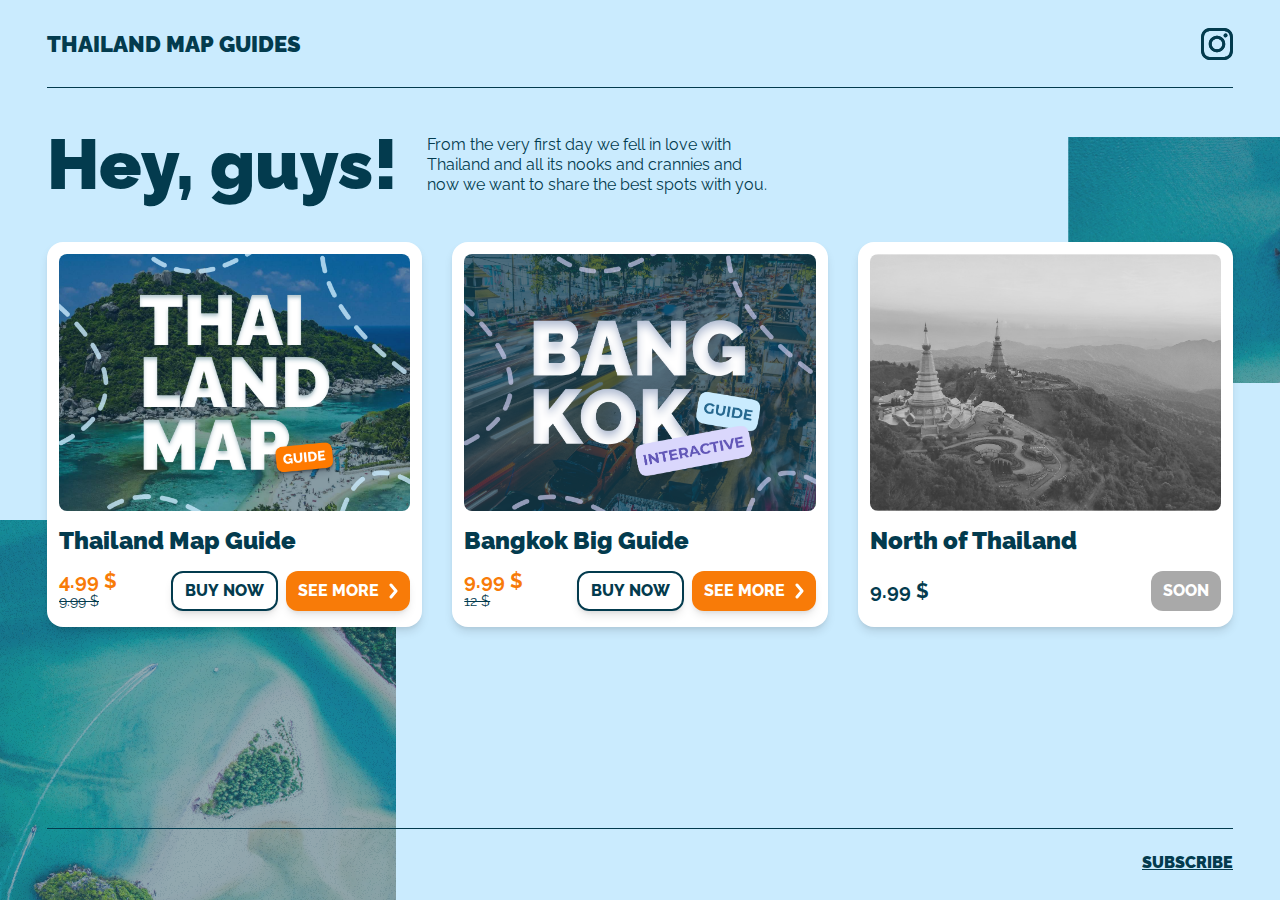
<file: index.html>
<!DOCTYPE html>
<html lang="en">
  <head>
    <meta charset="UTF-8">
    <meta name="viewport" content="width=device-width, initial-scale=1.0">
    <meta http-equiv="X-UA-Compatible" content="ie=edge">
    <title>Thai Guide</title>
    <link rel="stylesheet" href="./common.css">
    <link rel="stylesheet" href="./index.css">
    <link rel="icon" href="./favicon.ico" type="image/x-icon">
  </head>
  <!-- Google tag (gtag.js) -->
  <script async src="https://www.googletagmanager.com/gtag/js?id=G-BX19DD46P4"></script>
  <script>
    window.dataLayer = window.dataLayer || [];
    function gtag(){dataLayer.push(arguments);}
    gtag('js', new Date());

    gtag('config', 'G-BX19DD46P4');
  </script>
  <body>
    <header>
      <h2>Thailand Map&nbsp;<br class="mobile"/>Guides</h2>
      <a href="https://www.instagram.com/thailand_map/?igshid=Yzg5MTU1MDY%3D" id="insta-btn" target="_blank">
        <svg width="32" height="32" viewBox="0 0 32 32" fill="none" xmlns="http://www.w3.org/2000/svg">
          <path d="M10.6679 16C10.6679 13.0546 13.0551 10.6662 16.0006 10.6662C18.9462 10.6662 21.3346 13.0546 21.3346 16C21.3346 18.9454 18.9462 21.3338 16.0006 21.3338C13.0551 21.3338 10.6679 18.9454 10.6679 16ZM7.7845 16C7.7845 20.5376 11.4629 24.2158 16.0006 24.2158C20.5384 24.2158 24.2168 20.5376 24.2168 16C24.2168 11.4624 20.5384 7.78419 16.0006 7.78419C11.4629 7.78419 7.7845 11.4624 7.7845 16ZM22.622 7.45843C22.6218 7.83817 22.7343 8.20943 22.9451 8.52526C23.156 8.84108 23.4558 9.08729 23.8065 9.23275C24.1573 9.37821 24.5434 9.41639 24.9159 9.34246C25.2884 9.26852 25.6306 9.0858 25.8992 8.81739C26.1678 8.54898 26.3508 8.20694 26.4251 7.83453C26.4993 7.46211 26.4614 7.07605 26.3163 6.72516C26.1711 6.37426 25.9251 6.0743 25.6094 5.8632C25.2937 5.65211 24.9226 5.53935 24.5428 5.5392H24.542C24.033 5.53944 23.5449 5.74169 23.1849 6.10155C22.8249 6.4614 22.6224 6.94942 22.622 7.45843ZM9.53638 29.0236C7.97638 28.9526 7.12848 28.6927 6.565 28.4732C5.81796 28.1824 5.28495 27.836 4.72454 27.2764C4.16413 26.7168 3.81724 26.1843 3.52769 25.4373C3.30804 24.8741 3.04819 24.026 2.97727 22.466C2.8997 20.7795 2.88421 20.2729 2.88421 16.0001C2.88421 11.7274 2.90098 11.2221 2.97727 9.53421C3.04831 7.97427 3.31008 7.12781 3.52769 6.56294C3.81852 5.81594 4.1649 5.28294 4.72454 4.72256C5.28418 4.16218 5.81668 3.8153 6.565 3.52576C7.12822 3.30611 7.97638 3.04627 9.53638 2.97536C11.223 2.89779 11.7296 2.8823 16.0006 2.8823C20.2717 2.8823 20.7788 2.89907 22.4668 2.97536C24.0268 3.0464 24.8733 3.30816 25.4382 3.52576C26.1852 3.8153 26.7183 4.16294 27.2787 4.72256C27.8391 5.28218 28.1847 5.81594 28.4755 6.56294C28.6952 7.12614 28.955 7.97427 29.0259 9.53421C29.1035 11.2221 29.119 11.7274 29.119 16.0001C29.119 20.2729 29.1035 20.7781 29.0259 22.466C28.9549 24.026 28.6938 24.8739 28.4755 25.4373C28.1847 26.1843 27.8383 26.7173 27.2787 27.2764C26.719 27.8355 26.1852 28.1824 25.4382 28.4732C24.875 28.6929 24.0268 28.9527 22.4668 29.0236C20.7802 29.1012 20.2736 29.1167 16.0006 29.1167C11.7277 29.1167 11.2225 29.1012 9.53638 29.0236ZM9.4039 0.096896C7.70053 0.174464 6.53658 0.444544 5.52009 0.840064C4.46738 1.24851 3.57621 1.79648 2.68568 2.68557C1.79514 3.57466 1.24856 4.4672 0.840098 5.51987C0.444562 6.53696 0.174471 7.70022 0.0968999 9.40352C0.0180487 11.1095 0 11.6549 0 16C0 20.3451 0.0180487 20.8905 0.0968999 22.5965C0.174471 24.2999 0.444562 25.463 0.840098 26.4801C1.24856 27.5322 1.79527 28.4257 2.68568 29.3144C3.57608 30.2031 4.46738 30.7503 5.52009 31.1599C6.5385 31.5555 7.70053 31.8255 9.4039 31.9031C11.1108 31.9807 11.6554 32 16.0006 32C20.3459 32 20.8913 31.982 22.5974 31.9031C24.3009 31.8255 25.4641 31.5555 26.4812 31.1599C27.5333 30.7503 28.4251 30.2035 29.3156 29.3144C30.2061 28.4253 30.7516 27.5322 31.1612 26.4801C31.5567 25.463 31.8281 24.2998 31.9044 22.5965C31.982 20.8892 32 20.3451 32 16C32 11.6549 31.982 11.1095 31.9044 9.40352C31.8268 7.7001 31.5567 6.53632 31.1612 5.51987C30.7516 4.46784 30.2047 3.57606 29.3156 2.68557C28.4265 1.79507 27.5333 1.24851 26.4825 0.840064C25.4641 0.444544 24.3007 0.173184 22.5987 0.096896C20.8926 0.019328 20.3472 0 16.0019 0C11.6567 0 11.1108 0.018048 9.4039 0.096896Z" fill="currentColor"/>
          <path d="M10.6679 16C10.6679 13.0546 13.0551 10.6662 16.0006 10.6662C18.9462 10.6662 21.3346 13.0546 21.3346 16C21.3346 18.9454 18.9462 21.3338 16.0006 21.3338C13.0551 21.3338 10.6679 18.9454 10.6679 16ZM7.7845 16C7.7845 20.5376 11.4629 24.2158 16.0006 24.2158C20.5384 24.2158 24.2168 20.5376 24.2168 16C24.2168 11.4624 20.5384 7.78419 16.0006 7.78419C11.4629 7.78419 7.7845 11.4624 7.7845 16ZM22.622 7.45843C22.6218 7.83817 22.7343 8.20943 22.9451 8.52526C23.156 8.84108 23.4558 9.08729 23.8065 9.23275C24.1573 9.37821 24.5434 9.41639 24.9159 9.34246C25.2884 9.26852 25.6306 9.0858 25.8992 8.81739C26.1678 8.54898 26.3508 8.20694 26.4251 7.83453C26.4993 7.46211 26.4614 7.07605 26.3163 6.72516C26.1711 6.37426 25.9251 6.0743 25.6094 5.8632C25.2937 5.65211 24.9226 5.53935 24.5428 5.5392H24.542C24.033 5.53944 23.5449 5.74169 23.1849 6.10155C22.8249 6.4614 22.6224 6.94942 22.622 7.45843ZM9.53638 29.0236C7.97638 28.9526 7.12848 28.6927 6.565 28.4732C5.81796 28.1824 5.28495 27.836 4.72454 27.2764C4.16413 26.7168 3.81724 26.1843 3.52769 25.4373C3.30804 24.8741 3.04819 24.026 2.97727 22.466C2.8997 20.7795 2.88421 20.2729 2.88421 16.0001C2.88421 11.7274 2.90098 11.2221 2.97727 9.53421C3.04831 7.97427 3.31008 7.12781 3.52769 6.56294C3.81852 5.81594 4.1649 5.28294 4.72454 4.72256C5.28418 4.16218 5.81668 3.8153 6.565 3.52576C7.12822 3.30611 7.97638 3.04627 9.53638 2.97536C11.223 2.89779 11.7296 2.8823 16.0006 2.8823C20.2717 2.8823 20.7788 2.89907 22.4668 2.97536C24.0268 3.0464 24.8733 3.30816 25.4382 3.52576C26.1852 3.8153 26.7183 4.16294 27.2787 4.72256C27.8391 5.28218 28.1847 5.81594 28.4755 6.56294C28.6952 7.12614 28.955 7.97427 29.0259 9.53421C29.1035 11.2221 29.119 11.7274 29.119 16.0001C29.119 20.2729 29.1035 20.7781 29.0259 22.466C28.9549 24.026 28.6938 24.8739 28.4755 25.4373C28.1847 26.1843 27.8383 26.7173 27.2787 27.2764C26.719 27.8355 26.1852 28.1824 25.4382 28.4732C24.875 28.6929 24.0268 28.9527 22.4668 29.0236C20.7802 29.1012 20.2736 29.1167 16.0006 29.1167C11.7277 29.1167 11.2225 29.1012 9.53638 29.0236ZM9.4039 0.096896C7.70053 0.174464 6.53658 0.444544 5.52009 0.840064C4.46738 1.24851 3.57621 1.79648 2.68568 2.68557C1.79514 3.57466 1.24856 4.4672 0.840098 5.51987C0.444562 6.53696 0.174471 7.70022 0.0968999 9.40352C0.0180487 11.1095 0 11.6549 0 16C0 20.3451 0.0180487 20.8905 0.0968999 22.5965C0.174471 24.2999 0.444562 25.463 0.840098 26.4801C1.24856 27.5322 1.79527 28.4257 2.68568 29.3144C3.57608 30.2031 4.46738 30.7503 5.52009 31.1599C6.5385 31.5555 7.70053 31.8255 9.4039 31.9031C11.1108 31.9807 11.6554 32 16.0006 32C20.3459 32 20.8913 31.982 22.5974 31.9031C24.3009 31.8255 25.4641 31.5555 26.4812 31.1599C27.5333 30.7503 28.4251 30.2035 29.3156 29.3144C30.2061 28.4253 30.7516 27.5322 31.1612 26.4801C31.5567 25.463 31.8281 24.2998 31.9044 22.5965C31.982 20.8892 32 20.3451 32 16C32 11.6549 31.982 11.1095 31.9044 9.40352C31.8268 7.7001 31.5567 6.53632 31.1612 5.51987C30.7516 4.46784 30.2047 3.57606 29.3156 2.68557C28.4265 1.79507 27.5333 1.24851 26.4825 0.840064C25.4641 0.444544 24.3007 0.173184 22.5987 0.096896C20.8926 0.019328 20.3472 0 16.0019 0C11.6567 0 11.1108 0.018048 9.4039 0.096896Z" fill="currentColor"/>
        </svg>
      </a>
    </header>
    <main>
      <div class="main">
        <h1>Hey, guys!</h1>
        <p>From the very first day we fell in love with Thailand and all its nooks and crannies and now we want to share the best spots with you.</p>
      </div>
      <!-- FIRST CARD -->
      <div class="cards">
        <div class="card">
          <div id="thai-map-guide" class="card-image" onclick="window.open('./thailand.html', '_self')"></div>
          <h3 onclick="window.open('./thailand.html', '_self')">Thailand Map Guide</h3>
          <div class="card-footer">
            <span class="price sale thai-price">9.99 $</span>
            <button class="buy button" id="thai-guide-buy">
              Buy <span class="buy-now">&nbsp;now</span>
            </button>
            <button class="see-more button" onclick="window.open('./thailand.html', '_self')">
              see more
              <svg width="9" height="16" viewBox="0 0 9 16" fill="none" xmlns="http://www.w3.org/2000/svg">
                <path d="M2 2L7 8L2 14" stroke="white" stroke-width="3" stroke-linecap="round" stroke-linejoin="round"/>
              </svg>
            </button>
          </div>
        </div>
        <!-- SECOND CARD -->
        <div class="card">
          <div id="bangkok-guide" class="card-image" onclick="window.open('./bangkok.html', '_self')"></div>
          <h3 onclick="window.open('./bangkok.html', '_self')">Bangkok Big Guide</h3>
          <div class="card-footer">
            <span class="price sale bangkok-price">12 $</span>
            <button class="buy button" id="bangkok-guide-buy">
              Buy <span class="buy-now">&nbsp;now</span>
            </button>
            <button class="see-more button" onclick="window.open('./bangkok.html', '_self')">
              see more
              <svg width="9" height="16" viewBox="0 0 9 16" fill="none" xmlns="http://www.w3.org/2000/svg">
                <path d="M2 2L7 8L2 14" stroke="white" stroke-width="3" stroke-linecap="round" stroke-linejoin="round"/>
              </svg>
            </button>
          </div>
        </div>
        <!-- THIRD CARD -->
        <div class="card">
          <div id="north-guide" class="card-image"></div>
          <h3>North of Thailand</h3>
          <div class="card-footer">
            <span class="price">9.99 $</span>
            <button class="soon button">
              Soon
            </button>
            <!-- <button class="see-more button">
              see more
              <svg width="9" height="16" viewBox="0 0 9 16" fill="none" xmlns="http://www.w3.org/2000/svg">
                <path d="M2 2L7 8L2 14" stroke="white" stroke-width="3" stroke-linecap="round" stroke-linejoin="round"/>
              </svg>
            </button> -->
          </div>
        </div>
      </div>
    </main>
    <footer>
      <a href="https://www.instagram.com/thailand_map/?igshid=Yzg5MTU1MDY%3D" id="insta-link" target="_blank">
        Subscribe
      </a>
    </footer>
	<script src="index.js"></script>
  </body>
</html>
</file>
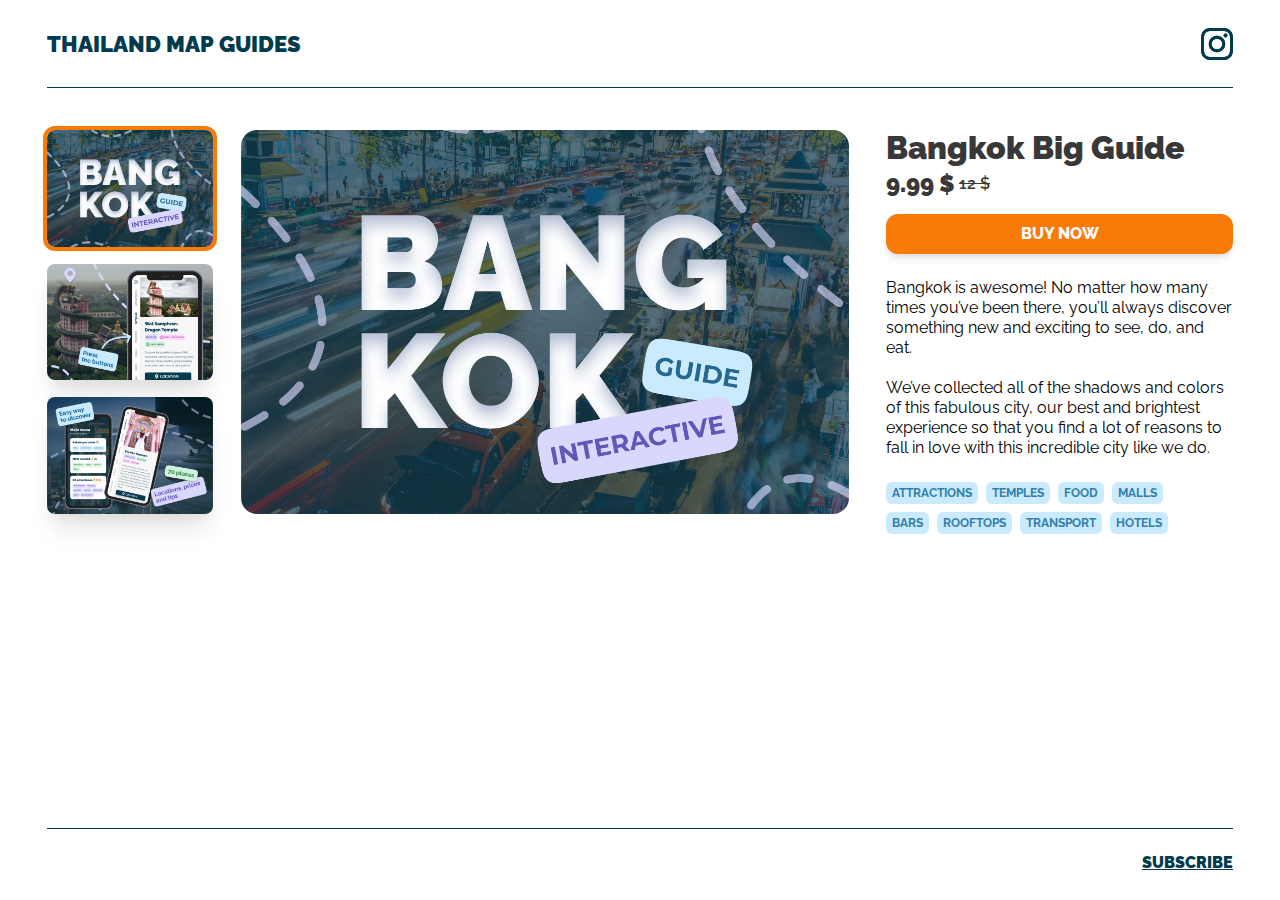
<file: bangkok.html>
<!DOCTYPE html>
<html lang="en">
  <head>
    <meta charset="UTF-8">
    <meta name="viewport" content="width=device-width, initial-scale=1.0">
    <meta http-equiv="X-UA-Compatible" content="ie=edge">
    <title>Thai Guide</title>
    <link rel="stylesheet" href="./common.css">
    <link rel="stylesheet" href="./guide.css">
    <link rel="stylesheet" href="./bangkokGuide.css">
    <link rel="icon" href="./favicon.ico" type="image/x-icon">
  </head>
  <body>
    <header>
      <a href="./index.html" id="go-home-btn">
        <h2>Thailand Map&nbsp;<br class="mobile"/>Guides</h2>
      </a>
      <a href="https://www.instagram.com/thailand_map/?igshid=Yzg5MTU1MDY%3D" id="insta-btn" target="_blank">
        <svg width="32" height="32" viewBox="0 0 32 32" fill="none" xmlns="http://www.w3.org/2000/svg">
          <path d="M10.6679 16C10.6679 13.0546 13.0551 10.6662 16.0006 10.6662C18.9462 10.6662 21.3346 13.0546 21.3346 16C21.3346 18.9454 18.9462 21.3338 16.0006 21.3338C13.0551 21.3338 10.6679 18.9454 10.6679 16ZM7.7845 16C7.7845 20.5376 11.4629 24.2158 16.0006 24.2158C20.5384 24.2158 24.2168 20.5376 24.2168 16C24.2168 11.4624 20.5384 7.78419 16.0006 7.78419C11.4629 7.78419 7.7845 11.4624 7.7845 16ZM22.622 7.45843C22.6218 7.83817 22.7343 8.20943 22.9451 8.52526C23.156 8.84108 23.4558 9.08729 23.8065 9.23275C24.1573 9.37821 24.5434 9.41639 24.9159 9.34246C25.2884 9.26852 25.6306 9.0858 25.8992 8.81739C26.1678 8.54898 26.3508 8.20694 26.4251 7.83453C26.4993 7.46211 26.4614 7.07605 26.3163 6.72516C26.1711 6.37426 25.9251 6.0743 25.6094 5.8632C25.2937 5.65211 24.9226 5.53935 24.5428 5.5392H24.542C24.033 5.53944 23.5449 5.74169 23.1849 6.10155C22.8249 6.4614 22.6224 6.94942 22.622 7.45843ZM9.53638 29.0236C7.97638 28.9526 7.12848 28.6927 6.565 28.4732C5.81796 28.1824 5.28495 27.836 4.72454 27.2764C4.16413 26.7168 3.81724 26.1843 3.52769 25.4373C3.30804 24.8741 3.04819 24.026 2.97727 22.466C2.8997 20.7795 2.88421 20.2729 2.88421 16.0001C2.88421 11.7274 2.90098 11.2221 2.97727 9.53421C3.04831 7.97427 3.31008 7.12781 3.52769 6.56294C3.81852 5.81594 4.1649 5.28294 4.72454 4.72256C5.28418 4.16218 5.81668 3.8153 6.565 3.52576C7.12822 3.30611 7.97638 3.04627 9.53638 2.97536C11.223 2.89779 11.7296 2.8823 16.0006 2.8823C20.2717 2.8823 20.7788 2.89907 22.4668 2.97536C24.0268 3.0464 24.8733 3.30816 25.4382 3.52576C26.1852 3.8153 26.7183 4.16294 27.2787 4.72256C27.8391 5.28218 28.1847 5.81594 28.4755 6.56294C28.6952 7.12614 28.955 7.97427 29.0259 9.53421C29.1035 11.2221 29.119 11.7274 29.119 16.0001C29.119 20.2729 29.1035 20.7781 29.0259 22.466C28.9549 24.026 28.6938 24.8739 28.4755 25.4373C28.1847 26.1843 27.8383 26.7173 27.2787 27.2764C26.719 27.8355 26.1852 28.1824 25.4382 28.4732C24.875 28.6929 24.0268 28.9527 22.4668 29.0236C20.7802 29.1012 20.2736 29.1167 16.0006 29.1167C11.7277 29.1167 11.2225 29.1012 9.53638 29.0236ZM9.4039 0.096896C7.70053 0.174464 6.53658 0.444544 5.52009 0.840064C4.46738 1.24851 3.57621 1.79648 2.68568 2.68557C1.79514 3.57466 1.24856 4.4672 0.840098 5.51987C0.444562 6.53696 0.174471 7.70022 0.0968999 9.40352C0.0180487 11.1095 0 11.6549 0 16C0 20.3451 0.0180487 20.8905 0.0968999 22.5965C0.174471 24.2999 0.444562 25.463 0.840098 26.4801C1.24856 27.5322 1.79527 28.4257 2.68568 29.3144C3.57608 30.2031 4.46738 30.7503 5.52009 31.1599C6.5385 31.5555 7.70053 31.8255 9.4039 31.9031C11.1108 31.9807 11.6554 32 16.0006 32C20.3459 32 20.8913 31.982 22.5974 31.9031C24.3009 31.8255 25.4641 31.5555 26.4812 31.1599C27.5333 30.7503 28.4251 30.2035 29.3156 29.3144C30.2061 28.4253 30.7516 27.5322 31.1612 26.4801C31.5567 25.463 31.8281 24.2998 31.9044 22.5965C31.982 20.8892 32 20.3451 32 16C32 11.6549 31.982 11.1095 31.9044 9.40352C31.8268 7.7001 31.5567 6.53632 31.1612 5.51987C30.7516 4.46784 30.2047 3.57606 29.3156 2.68557C28.4265 1.79507 27.5333 1.24851 26.4825 0.840064C25.4641 0.444544 24.3007 0.173184 22.5987 0.096896C20.8926 0.019328 20.3472 0 16.0019 0C11.6567 0 11.1108 0.018048 9.4039 0.096896Z" fill="currentColor"/>
          <path d="M10.6679 16C10.6679 13.0546 13.0551 10.6662 16.0006 10.6662C18.9462 10.6662 21.3346 13.0546 21.3346 16C21.3346 18.9454 18.9462 21.3338 16.0006 21.3338C13.0551 21.3338 10.6679 18.9454 10.6679 16ZM7.7845 16C7.7845 20.5376 11.4629 24.2158 16.0006 24.2158C20.5384 24.2158 24.2168 20.5376 24.2168 16C24.2168 11.4624 20.5384 7.78419 16.0006 7.78419C11.4629 7.78419 7.7845 11.4624 7.7845 16ZM22.622 7.45843C22.6218 7.83817 22.7343 8.20943 22.9451 8.52526C23.156 8.84108 23.4558 9.08729 23.8065 9.23275C24.1573 9.37821 24.5434 9.41639 24.9159 9.34246C25.2884 9.26852 25.6306 9.0858 25.8992 8.81739C26.1678 8.54898 26.3508 8.20694 26.4251 7.83453C26.4993 7.46211 26.4614 7.07605 26.3163 6.72516C26.1711 6.37426 25.9251 6.0743 25.6094 5.8632C25.2937 5.65211 24.9226 5.53935 24.5428 5.5392H24.542C24.033 5.53944 23.5449 5.74169 23.1849 6.10155C22.8249 6.4614 22.6224 6.94942 22.622 7.45843ZM9.53638 29.0236C7.97638 28.9526 7.12848 28.6927 6.565 28.4732C5.81796 28.1824 5.28495 27.836 4.72454 27.2764C4.16413 26.7168 3.81724 26.1843 3.52769 25.4373C3.30804 24.8741 3.04819 24.026 2.97727 22.466C2.8997 20.7795 2.88421 20.2729 2.88421 16.0001C2.88421 11.7274 2.90098 11.2221 2.97727 9.53421C3.04831 7.97427 3.31008 7.12781 3.52769 6.56294C3.81852 5.81594 4.1649 5.28294 4.72454 4.72256C5.28418 4.16218 5.81668 3.8153 6.565 3.52576C7.12822 3.30611 7.97638 3.04627 9.53638 2.97536C11.223 2.89779 11.7296 2.8823 16.0006 2.8823C20.2717 2.8823 20.7788 2.89907 22.4668 2.97536C24.0268 3.0464 24.8733 3.30816 25.4382 3.52576C26.1852 3.8153 26.7183 4.16294 27.2787 4.72256C27.8391 5.28218 28.1847 5.81594 28.4755 6.56294C28.6952 7.12614 28.955 7.97427 29.0259 9.53421C29.1035 11.2221 29.119 11.7274 29.119 16.0001C29.119 20.2729 29.1035 20.7781 29.0259 22.466C28.9549 24.026 28.6938 24.8739 28.4755 25.4373C28.1847 26.1843 27.8383 26.7173 27.2787 27.2764C26.719 27.8355 26.1852 28.1824 25.4382 28.4732C24.875 28.6929 24.0268 28.9527 22.4668 29.0236C20.7802 29.1012 20.2736 29.1167 16.0006 29.1167C11.7277 29.1167 11.2225 29.1012 9.53638 29.0236ZM9.4039 0.096896C7.70053 0.174464 6.53658 0.444544 5.52009 0.840064C4.46738 1.24851 3.57621 1.79648 2.68568 2.68557C1.79514 3.57466 1.24856 4.4672 0.840098 5.51987C0.444562 6.53696 0.174471 7.70022 0.0968999 9.40352C0.0180487 11.1095 0 11.6549 0 16C0 20.3451 0.0180487 20.8905 0.0968999 22.5965C0.174471 24.2999 0.444562 25.463 0.840098 26.4801C1.24856 27.5322 1.79527 28.4257 2.68568 29.3144C3.57608 30.2031 4.46738 30.7503 5.52009 31.1599C6.5385 31.5555 7.70053 31.8255 9.4039 31.9031C11.1108 31.9807 11.6554 32 16.0006 32C20.3459 32 20.8913 31.982 22.5974 31.9031C24.3009 31.8255 25.4641 31.5555 26.4812 31.1599C27.5333 30.7503 28.4251 30.2035 29.3156 29.3144C30.2061 28.4253 30.7516 27.5322 31.1612 26.4801C31.5567 25.463 31.8281 24.2998 31.9044 22.5965C31.982 20.8892 32 20.3451 32 16C32 11.6549 31.982 11.1095 31.9044 9.40352C31.8268 7.7001 31.5567 6.53632 31.1612 5.51987C30.7516 4.46784 30.2047 3.57606 29.3156 2.68557C28.4265 1.79507 27.5333 1.24851 26.4825 0.840064C25.4641 0.444544 24.3007 0.173184 22.5987 0.096896C20.8926 0.019328 20.3472 0 16.0019 0C11.6567 0 11.1108 0.018048 9.4039 0.096896Z" fill="currentColor"/>
        </svg>
      </a>
    </header>
    <!-- Google tag (gtag.js) -->
    <script async src="https://www.googletagmanager.com/gtag/js?id=G-BX19DD46P4"></script>
    <script>
      window.dataLayer = window.dataLayer || [];
      function gtag(){dataLayer.push(arguments);}
      gtag('js', new Date());

      gtag('config', 'G-BX19DD46P4');
    </script>
    <main >
      <div id="images">
        <div id="image1" class="image1"></div>
        <div id="image-row">
          <div id="image2" class="active" role="button"></div>
          <div id="image3" role="button"></div>
          <div id="image4" role="button"></div>
        </div>
      </div>
      <div id="info">
        <h1>Bangkok Big Guide</h1>
        <div class="price">9.99 $ <span class="old-price">12 $</span></div>
        <button class="button buy-btn" id="bangkok-guide-buy">Buy now</button>
        <p>
          Bangkok is awesome! No matter how many times you’ve been there, you’ll always discover something new and exciting to see, do, and eat.
          <br/><br/>
          We’ve collected all of the shadows and colors of this fabulous city, our best and brightest experience so that you find a lot of reasons to fall in love with this incredible city like we do.
        </p>
        <div id="tags">
          <div class="tag">attractions</div>
          <div class="tag">temples</div>
          <div class="tag">food</div>
          <div class="tag">malls</div>
          <div class="tag">bars</div>
          <div class="tag">rooftops</div>
          <div class="tag">transport</div>
          <div class="tag">hotels</div>
        </div>
      </div>
    </main>
    <footer>
      <a href="https://www.instagram.com/thailand_map/?igshid=Yzg5MTU1MDY%3D" id="insta-link" target="_blank">
        Subscribe
      </a>
    </footer>
	  <script src="index.js"></script>
  </body>
</html>
</file>
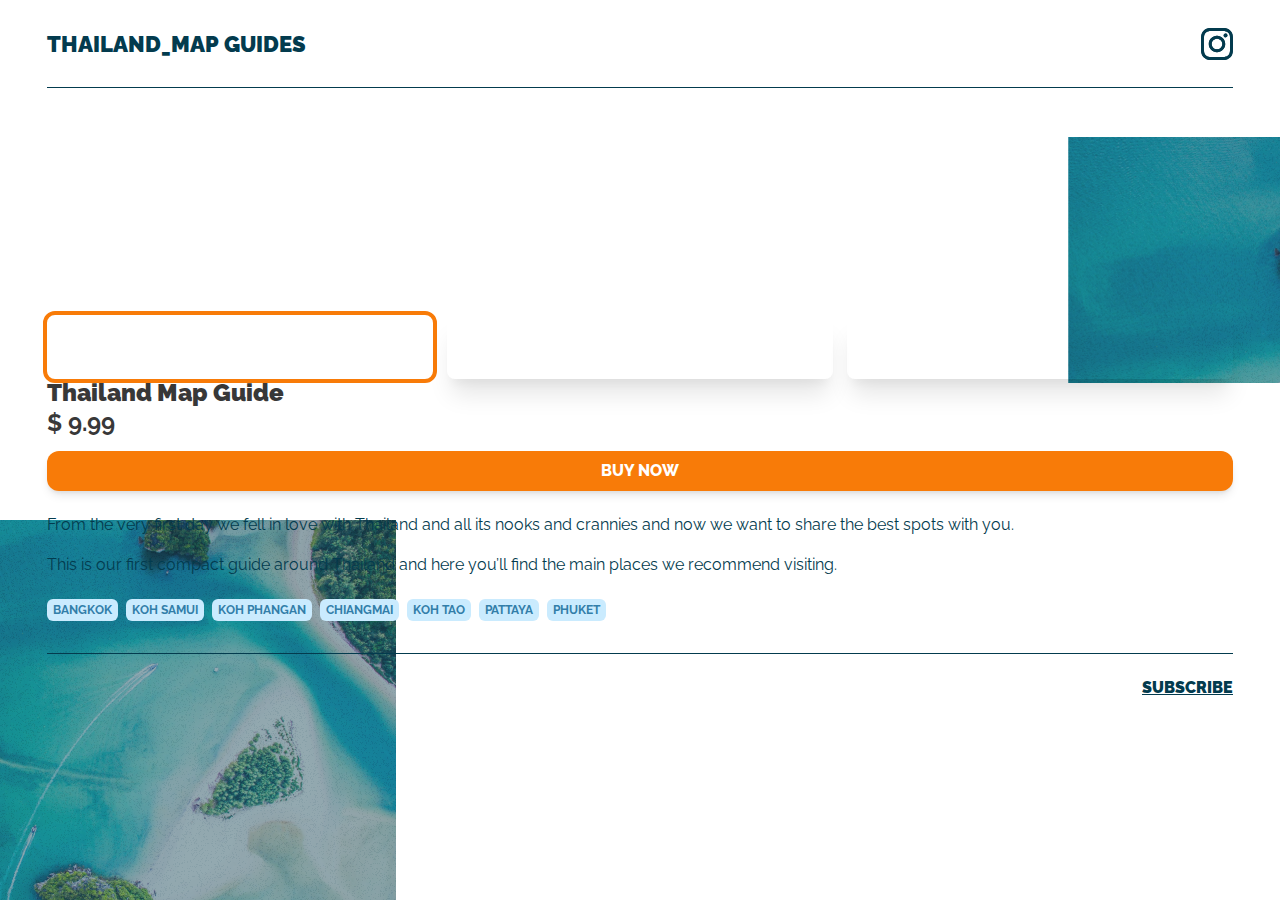
<file: thaiguide.html>
<!DOCTYPE html>
<html lang="en">
  <head>
    <meta charset="UTF-8">
    <meta name="viewport" content="width=device-width, initial-scale=1.0">
    <meta http-equiv="X-UA-Compatible" content="ie=edge">
    <title>Thai Guide</title>
    <link rel="stylesheet" href="./style.css">
    <link rel="stylesheet" href="./guide.css">
    <link rel="icon" href="./favicon.ico" type="image/x-icon">
  </head>
  <body>
    <header>
      <h2>Thailand_Map&nbsp;<br class="mobile"/>Guides</h2>
      <a href="https://www.instagram.com/thailand_map/?igshid=Yzg5MTU1MDY%3D" id="insta-btn" target="_blank">
        <svg width="32" height="32" viewBox="0 0 32 32" fill="none" xmlns="http://www.w3.org/2000/svg">
          <path d="M10.6679 16C10.6679 13.0546 13.0551 10.6662 16.0006 10.6662C18.9462 10.6662 21.3346 13.0546 21.3346 16C21.3346 18.9454 18.9462 21.3338 16.0006 21.3338C13.0551 21.3338 10.6679 18.9454 10.6679 16ZM7.7845 16C7.7845 20.5376 11.4629 24.2158 16.0006 24.2158C20.5384 24.2158 24.2168 20.5376 24.2168 16C24.2168 11.4624 20.5384 7.78419 16.0006 7.78419C11.4629 7.78419 7.7845 11.4624 7.7845 16ZM22.622 7.45843C22.6218 7.83817 22.7343 8.20943 22.9451 8.52526C23.156 8.84108 23.4558 9.08729 23.8065 9.23275C24.1573 9.37821 24.5434 9.41639 24.9159 9.34246C25.2884 9.26852 25.6306 9.0858 25.8992 8.81739C26.1678 8.54898 26.3508 8.20694 26.4251 7.83453C26.4993 7.46211 26.4614 7.07605 26.3163 6.72516C26.1711 6.37426 25.9251 6.0743 25.6094 5.8632C25.2937 5.65211 24.9226 5.53935 24.5428 5.5392H24.542C24.033 5.53944 23.5449 5.74169 23.1849 6.10155C22.8249 6.4614 22.6224 6.94942 22.622 7.45843ZM9.53638 29.0236C7.97638 28.9526 7.12848 28.6927 6.565 28.4732C5.81796 28.1824 5.28495 27.836 4.72454 27.2764C4.16413 26.7168 3.81724 26.1843 3.52769 25.4373C3.30804 24.8741 3.04819 24.026 2.97727 22.466C2.8997 20.7795 2.88421 20.2729 2.88421 16.0001C2.88421 11.7274 2.90098 11.2221 2.97727 9.53421C3.04831 7.97427 3.31008 7.12781 3.52769 6.56294C3.81852 5.81594 4.1649 5.28294 4.72454 4.72256C5.28418 4.16218 5.81668 3.8153 6.565 3.52576C7.12822 3.30611 7.97638 3.04627 9.53638 2.97536C11.223 2.89779 11.7296 2.8823 16.0006 2.8823C20.2717 2.8823 20.7788 2.89907 22.4668 2.97536C24.0268 3.0464 24.8733 3.30816 25.4382 3.52576C26.1852 3.8153 26.7183 4.16294 27.2787 4.72256C27.8391 5.28218 28.1847 5.81594 28.4755 6.56294C28.6952 7.12614 28.955 7.97427 29.0259 9.53421C29.1035 11.2221 29.119 11.7274 29.119 16.0001C29.119 20.2729 29.1035 20.7781 29.0259 22.466C28.9549 24.026 28.6938 24.8739 28.4755 25.4373C28.1847 26.1843 27.8383 26.7173 27.2787 27.2764C26.719 27.8355 26.1852 28.1824 25.4382 28.4732C24.875 28.6929 24.0268 28.9527 22.4668 29.0236C20.7802 29.1012 20.2736 29.1167 16.0006 29.1167C11.7277 29.1167 11.2225 29.1012 9.53638 29.0236ZM9.4039 0.096896C7.70053 0.174464 6.53658 0.444544 5.52009 0.840064C4.46738 1.24851 3.57621 1.79648 2.68568 2.68557C1.79514 3.57466 1.24856 4.4672 0.840098 5.51987C0.444562 6.53696 0.174471 7.70022 0.0968999 9.40352C0.0180487 11.1095 0 11.6549 0 16C0 20.3451 0.0180487 20.8905 0.0968999 22.5965C0.174471 24.2999 0.444562 25.463 0.840098 26.4801C1.24856 27.5322 1.79527 28.4257 2.68568 29.3144C3.57608 30.2031 4.46738 30.7503 5.52009 31.1599C6.5385 31.5555 7.70053 31.8255 9.4039 31.9031C11.1108 31.9807 11.6554 32 16.0006 32C20.3459 32 20.8913 31.982 22.5974 31.9031C24.3009 31.8255 25.4641 31.5555 26.4812 31.1599C27.5333 30.7503 28.4251 30.2035 29.3156 29.3144C30.2061 28.4253 30.7516 27.5322 31.1612 26.4801C31.5567 25.463 31.8281 24.2998 31.9044 22.5965C31.982 20.8892 32 20.3451 32 16C32 11.6549 31.982 11.1095 31.9044 9.40352C31.8268 7.7001 31.5567 6.53632 31.1612 5.51987C30.7516 4.46784 30.2047 3.57606 29.3156 2.68557C28.4265 1.79507 27.5333 1.24851 26.4825 0.840064C25.4641 0.444544 24.3007 0.173184 22.5987 0.096896C20.8926 0.019328 20.3472 0 16.0019 0C11.6567 0 11.1108 0.018048 9.4039 0.096896Z" fill="currentColor"/>
          <path d="M10.6679 16C10.6679 13.0546 13.0551 10.6662 16.0006 10.6662C18.9462 10.6662 21.3346 13.0546 21.3346 16C21.3346 18.9454 18.9462 21.3338 16.0006 21.3338C13.0551 21.3338 10.6679 18.9454 10.6679 16ZM7.7845 16C7.7845 20.5376 11.4629 24.2158 16.0006 24.2158C20.5384 24.2158 24.2168 20.5376 24.2168 16C24.2168 11.4624 20.5384 7.78419 16.0006 7.78419C11.4629 7.78419 7.7845 11.4624 7.7845 16ZM22.622 7.45843C22.6218 7.83817 22.7343 8.20943 22.9451 8.52526C23.156 8.84108 23.4558 9.08729 23.8065 9.23275C24.1573 9.37821 24.5434 9.41639 24.9159 9.34246C25.2884 9.26852 25.6306 9.0858 25.8992 8.81739C26.1678 8.54898 26.3508 8.20694 26.4251 7.83453C26.4993 7.46211 26.4614 7.07605 26.3163 6.72516C26.1711 6.37426 25.9251 6.0743 25.6094 5.8632C25.2937 5.65211 24.9226 5.53935 24.5428 5.5392H24.542C24.033 5.53944 23.5449 5.74169 23.1849 6.10155C22.8249 6.4614 22.6224 6.94942 22.622 7.45843ZM9.53638 29.0236C7.97638 28.9526 7.12848 28.6927 6.565 28.4732C5.81796 28.1824 5.28495 27.836 4.72454 27.2764C4.16413 26.7168 3.81724 26.1843 3.52769 25.4373C3.30804 24.8741 3.04819 24.026 2.97727 22.466C2.8997 20.7795 2.88421 20.2729 2.88421 16.0001C2.88421 11.7274 2.90098 11.2221 2.97727 9.53421C3.04831 7.97427 3.31008 7.12781 3.52769 6.56294C3.81852 5.81594 4.1649 5.28294 4.72454 4.72256C5.28418 4.16218 5.81668 3.8153 6.565 3.52576C7.12822 3.30611 7.97638 3.04627 9.53638 2.97536C11.223 2.89779 11.7296 2.8823 16.0006 2.8823C20.2717 2.8823 20.7788 2.89907 22.4668 2.97536C24.0268 3.0464 24.8733 3.30816 25.4382 3.52576C26.1852 3.8153 26.7183 4.16294 27.2787 4.72256C27.8391 5.28218 28.1847 5.81594 28.4755 6.56294C28.6952 7.12614 28.955 7.97427 29.0259 9.53421C29.1035 11.2221 29.119 11.7274 29.119 16.0001C29.119 20.2729 29.1035 20.7781 29.0259 22.466C28.9549 24.026 28.6938 24.8739 28.4755 25.4373C28.1847 26.1843 27.8383 26.7173 27.2787 27.2764C26.719 27.8355 26.1852 28.1824 25.4382 28.4732C24.875 28.6929 24.0268 28.9527 22.4668 29.0236C20.7802 29.1012 20.2736 29.1167 16.0006 29.1167C11.7277 29.1167 11.2225 29.1012 9.53638 29.0236ZM9.4039 0.096896C7.70053 0.174464 6.53658 0.444544 5.52009 0.840064C4.46738 1.24851 3.57621 1.79648 2.68568 2.68557C1.79514 3.57466 1.24856 4.4672 0.840098 5.51987C0.444562 6.53696 0.174471 7.70022 0.0968999 9.40352C0.0180487 11.1095 0 11.6549 0 16C0 20.3451 0.0180487 20.8905 0.0968999 22.5965C0.174471 24.2999 0.444562 25.463 0.840098 26.4801C1.24856 27.5322 1.79527 28.4257 2.68568 29.3144C3.57608 30.2031 4.46738 30.7503 5.52009 31.1599C6.5385 31.5555 7.70053 31.8255 9.4039 31.9031C11.1108 31.9807 11.6554 32 16.0006 32C20.3459 32 20.8913 31.982 22.5974 31.9031C24.3009 31.8255 25.4641 31.5555 26.4812 31.1599C27.5333 30.7503 28.4251 30.2035 29.3156 29.3144C30.2061 28.4253 30.7516 27.5322 31.1612 26.4801C31.5567 25.463 31.8281 24.2998 31.9044 22.5965C31.982 20.8892 32 20.3451 32 16C32 11.6549 31.982 11.1095 31.9044 9.40352C31.8268 7.7001 31.5567 6.53632 31.1612 5.51987C30.7516 4.46784 30.2047 3.57606 29.3156 2.68557C28.4265 1.79507 27.5333 1.24851 26.4825 0.840064C25.4641 0.444544 24.3007 0.173184 22.5987 0.096896C20.8926 0.019328 20.3472 0 16.0019 0C11.6567 0 11.1108 0.018048 9.4039 0.096896Z" fill="currentColor"/>
        </svg>
      </a>
    </header>
    <main>
      <div class="images">
        <div id="image1" class="image1"></div>
        <div id="image-row">
          <div id="image2" class="active" role="button"></div>
          <div id="image3" role="button"></div>
          <div id="image4" role="button"></div>
        </div>
      </div>
      <h1>Thailand Map Guide</h1>
      <div class="price">$ 9.99</div>
      <button class="button buy-btn">Buy now</button>
      <p>
        From the very first day we fell in love with Thailand and all its nooks and crannies and now we want to share the best spots with you. 
        <br/><br/>
        This is our first compact guide around Thailand and here you’ll find the main places we recommend visiting.
      </p>
      <div id="tags">
        <div class="tag">bangkok</div>
        <div class="tag">koh samui</div>
        <div class="tag">koh phangan</div>
        <div class="tag">chiangmai</div>
        <div class="tag">koh tao</div>
        <div class="tag">pattaya</div>
        <div class="tag">phuket</div>
      </div>
    </main>
    <footer>
      <a href="https://www.instagram.com/thailand_map/?igshid=Yzg5MTU1MDY%3D" id="insta-link" target="_blank">
        Subscribe
      </a>
    </footer>
	<script src="index.js"></script>
  </body>
</html>
</file>
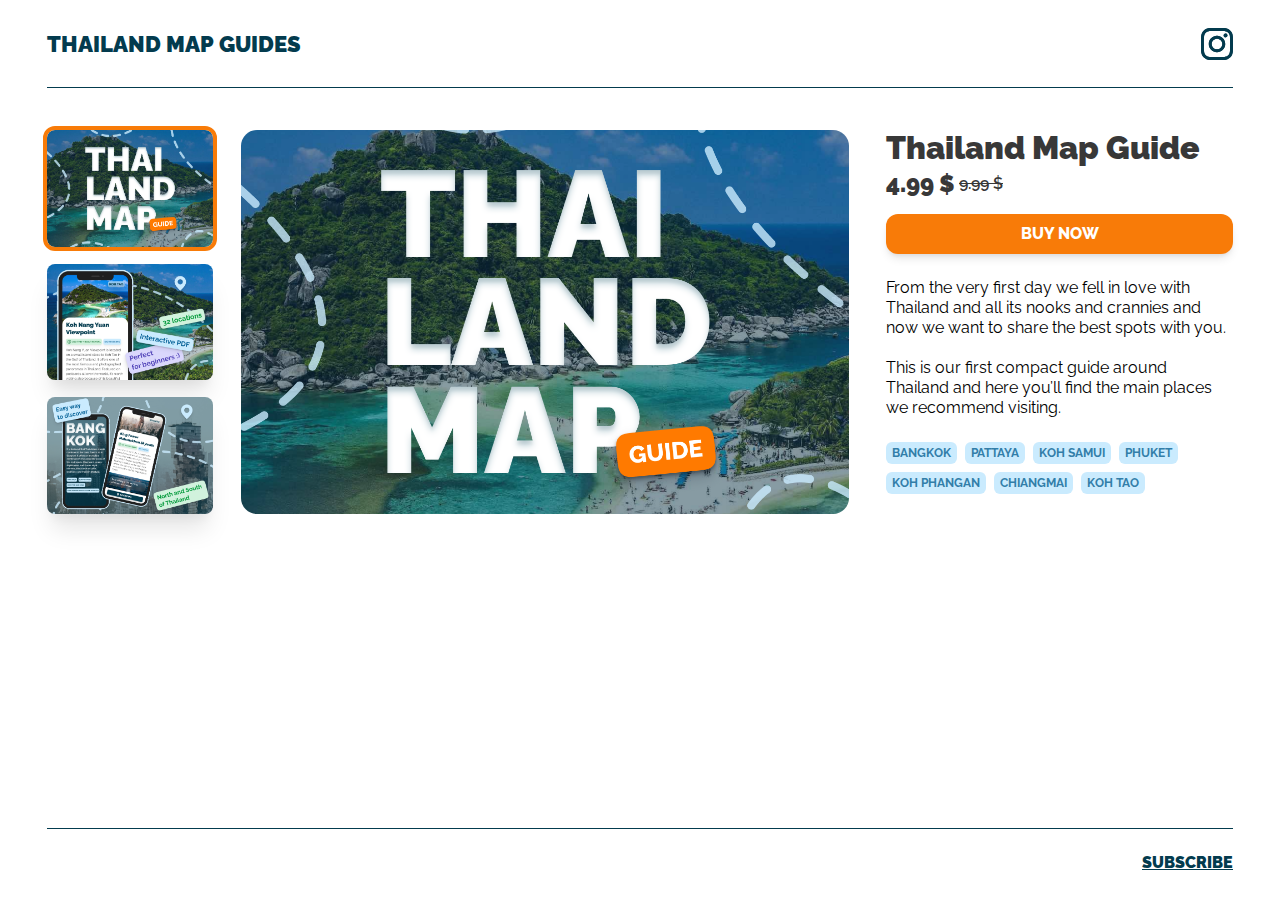
<file: thailand.html>
<!DOCTYPE html>
<html lang="en">
  <head>
    <meta charset="UTF-8">
    <meta name="viewport" content="width=device-width, initial-scale=1.0">
    <meta http-equiv="X-UA-Compatible" content="ie=edge">
    <title>Thai Guide</title>
    <link rel="stylesheet" href="./common.css">
    <link rel="stylesheet" href="./guide.css">
    <link rel="stylesheet" href="./thaiGuide.css">
    <link rel="icon" href="./favicon.ico" type="image/x-icon">
  </head>
  <body>
    <header>
      <a href="./index.html" id="go-home-btn">
        <h2>Thailand Map&nbsp;<br class="mobile"/>Guides</h2>
      </a>
      <a href="https://www.instagram.com/thailand_map/?igshid=Yzg5MTU1MDY%3D" id="insta-btn" target="_blank">
        <svg width="32" height="32" viewBox="0 0 32 32" fill="none" xmlns="http://www.w3.org/2000/svg">
          <path d="M10.6679 16C10.6679 13.0546 13.0551 10.6662 16.0006 10.6662C18.9462 10.6662 21.3346 13.0546 21.3346 16C21.3346 18.9454 18.9462 21.3338 16.0006 21.3338C13.0551 21.3338 10.6679 18.9454 10.6679 16ZM7.7845 16C7.7845 20.5376 11.4629 24.2158 16.0006 24.2158C20.5384 24.2158 24.2168 20.5376 24.2168 16C24.2168 11.4624 20.5384 7.78419 16.0006 7.78419C11.4629 7.78419 7.7845 11.4624 7.7845 16ZM22.622 7.45843C22.6218 7.83817 22.7343 8.20943 22.9451 8.52526C23.156 8.84108 23.4558 9.08729 23.8065 9.23275C24.1573 9.37821 24.5434 9.41639 24.9159 9.34246C25.2884 9.26852 25.6306 9.0858 25.8992 8.81739C26.1678 8.54898 26.3508 8.20694 26.4251 7.83453C26.4993 7.46211 26.4614 7.07605 26.3163 6.72516C26.1711 6.37426 25.9251 6.0743 25.6094 5.8632C25.2937 5.65211 24.9226 5.53935 24.5428 5.5392H24.542C24.033 5.53944 23.5449 5.74169 23.1849 6.10155C22.8249 6.4614 22.6224 6.94942 22.622 7.45843ZM9.53638 29.0236C7.97638 28.9526 7.12848 28.6927 6.565 28.4732C5.81796 28.1824 5.28495 27.836 4.72454 27.2764C4.16413 26.7168 3.81724 26.1843 3.52769 25.4373C3.30804 24.8741 3.04819 24.026 2.97727 22.466C2.8997 20.7795 2.88421 20.2729 2.88421 16.0001C2.88421 11.7274 2.90098 11.2221 2.97727 9.53421C3.04831 7.97427 3.31008 7.12781 3.52769 6.56294C3.81852 5.81594 4.1649 5.28294 4.72454 4.72256C5.28418 4.16218 5.81668 3.8153 6.565 3.52576C7.12822 3.30611 7.97638 3.04627 9.53638 2.97536C11.223 2.89779 11.7296 2.8823 16.0006 2.8823C20.2717 2.8823 20.7788 2.89907 22.4668 2.97536C24.0268 3.0464 24.8733 3.30816 25.4382 3.52576C26.1852 3.8153 26.7183 4.16294 27.2787 4.72256C27.8391 5.28218 28.1847 5.81594 28.4755 6.56294C28.6952 7.12614 28.955 7.97427 29.0259 9.53421C29.1035 11.2221 29.119 11.7274 29.119 16.0001C29.119 20.2729 29.1035 20.7781 29.0259 22.466C28.9549 24.026 28.6938 24.8739 28.4755 25.4373C28.1847 26.1843 27.8383 26.7173 27.2787 27.2764C26.719 27.8355 26.1852 28.1824 25.4382 28.4732C24.875 28.6929 24.0268 28.9527 22.4668 29.0236C20.7802 29.1012 20.2736 29.1167 16.0006 29.1167C11.7277 29.1167 11.2225 29.1012 9.53638 29.0236ZM9.4039 0.096896C7.70053 0.174464 6.53658 0.444544 5.52009 0.840064C4.46738 1.24851 3.57621 1.79648 2.68568 2.68557C1.79514 3.57466 1.24856 4.4672 0.840098 5.51987C0.444562 6.53696 0.174471 7.70022 0.0968999 9.40352C0.0180487 11.1095 0 11.6549 0 16C0 20.3451 0.0180487 20.8905 0.0968999 22.5965C0.174471 24.2999 0.444562 25.463 0.840098 26.4801C1.24856 27.5322 1.79527 28.4257 2.68568 29.3144C3.57608 30.2031 4.46738 30.7503 5.52009 31.1599C6.5385 31.5555 7.70053 31.8255 9.4039 31.9031C11.1108 31.9807 11.6554 32 16.0006 32C20.3459 32 20.8913 31.982 22.5974 31.9031C24.3009 31.8255 25.4641 31.5555 26.4812 31.1599C27.5333 30.7503 28.4251 30.2035 29.3156 29.3144C30.2061 28.4253 30.7516 27.5322 31.1612 26.4801C31.5567 25.463 31.8281 24.2998 31.9044 22.5965C31.982 20.8892 32 20.3451 32 16C32 11.6549 31.982 11.1095 31.9044 9.40352C31.8268 7.7001 31.5567 6.53632 31.1612 5.51987C30.7516 4.46784 30.2047 3.57606 29.3156 2.68557C28.4265 1.79507 27.5333 1.24851 26.4825 0.840064C25.4641 0.444544 24.3007 0.173184 22.5987 0.096896C20.8926 0.019328 20.3472 0 16.0019 0C11.6567 0 11.1108 0.018048 9.4039 0.096896Z" fill="currentColor"/>
          <path d="M10.6679 16C10.6679 13.0546 13.0551 10.6662 16.0006 10.6662C18.9462 10.6662 21.3346 13.0546 21.3346 16C21.3346 18.9454 18.9462 21.3338 16.0006 21.3338C13.0551 21.3338 10.6679 18.9454 10.6679 16ZM7.7845 16C7.7845 20.5376 11.4629 24.2158 16.0006 24.2158C20.5384 24.2158 24.2168 20.5376 24.2168 16C24.2168 11.4624 20.5384 7.78419 16.0006 7.78419C11.4629 7.78419 7.7845 11.4624 7.7845 16ZM22.622 7.45843C22.6218 7.83817 22.7343 8.20943 22.9451 8.52526C23.156 8.84108 23.4558 9.08729 23.8065 9.23275C24.1573 9.37821 24.5434 9.41639 24.9159 9.34246C25.2884 9.26852 25.6306 9.0858 25.8992 8.81739C26.1678 8.54898 26.3508 8.20694 26.4251 7.83453C26.4993 7.46211 26.4614 7.07605 26.3163 6.72516C26.1711 6.37426 25.9251 6.0743 25.6094 5.8632C25.2937 5.65211 24.9226 5.53935 24.5428 5.5392H24.542C24.033 5.53944 23.5449 5.74169 23.1849 6.10155C22.8249 6.4614 22.6224 6.94942 22.622 7.45843ZM9.53638 29.0236C7.97638 28.9526 7.12848 28.6927 6.565 28.4732C5.81796 28.1824 5.28495 27.836 4.72454 27.2764C4.16413 26.7168 3.81724 26.1843 3.52769 25.4373C3.30804 24.8741 3.04819 24.026 2.97727 22.466C2.8997 20.7795 2.88421 20.2729 2.88421 16.0001C2.88421 11.7274 2.90098 11.2221 2.97727 9.53421C3.04831 7.97427 3.31008 7.12781 3.52769 6.56294C3.81852 5.81594 4.1649 5.28294 4.72454 4.72256C5.28418 4.16218 5.81668 3.8153 6.565 3.52576C7.12822 3.30611 7.97638 3.04627 9.53638 2.97536C11.223 2.89779 11.7296 2.8823 16.0006 2.8823C20.2717 2.8823 20.7788 2.89907 22.4668 2.97536C24.0268 3.0464 24.8733 3.30816 25.4382 3.52576C26.1852 3.8153 26.7183 4.16294 27.2787 4.72256C27.8391 5.28218 28.1847 5.81594 28.4755 6.56294C28.6952 7.12614 28.955 7.97427 29.0259 9.53421C29.1035 11.2221 29.119 11.7274 29.119 16.0001C29.119 20.2729 29.1035 20.7781 29.0259 22.466C28.9549 24.026 28.6938 24.8739 28.4755 25.4373C28.1847 26.1843 27.8383 26.7173 27.2787 27.2764C26.719 27.8355 26.1852 28.1824 25.4382 28.4732C24.875 28.6929 24.0268 28.9527 22.4668 29.0236C20.7802 29.1012 20.2736 29.1167 16.0006 29.1167C11.7277 29.1167 11.2225 29.1012 9.53638 29.0236ZM9.4039 0.096896C7.70053 0.174464 6.53658 0.444544 5.52009 0.840064C4.46738 1.24851 3.57621 1.79648 2.68568 2.68557C1.79514 3.57466 1.24856 4.4672 0.840098 5.51987C0.444562 6.53696 0.174471 7.70022 0.0968999 9.40352C0.0180487 11.1095 0 11.6549 0 16C0 20.3451 0.0180487 20.8905 0.0968999 22.5965C0.174471 24.2999 0.444562 25.463 0.840098 26.4801C1.24856 27.5322 1.79527 28.4257 2.68568 29.3144C3.57608 30.2031 4.46738 30.7503 5.52009 31.1599C6.5385 31.5555 7.70053 31.8255 9.4039 31.9031C11.1108 31.9807 11.6554 32 16.0006 32C20.3459 32 20.8913 31.982 22.5974 31.9031C24.3009 31.8255 25.4641 31.5555 26.4812 31.1599C27.5333 30.7503 28.4251 30.2035 29.3156 29.3144C30.2061 28.4253 30.7516 27.5322 31.1612 26.4801C31.5567 25.463 31.8281 24.2998 31.9044 22.5965C31.982 20.8892 32 20.3451 32 16C32 11.6549 31.982 11.1095 31.9044 9.40352C31.8268 7.7001 31.5567 6.53632 31.1612 5.51987C30.7516 4.46784 30.2047 3.57606 29.3156 2.68557C28.4265 1.79507 27.5333 1.24851 26.4825 0.840064C25.4641 0.444544 24.3007 0.173184 22.5987 0.096896C20.8926 0.019328 20.3472 0 16.0019 0C11.6567 0 11.1108 0.018048 9.4039 0.096896Z" fill="currentColor"/>
        </svg>
      </a>
    </header>
    <!-- Google tag (gtag.js) -->
    <script async src="https://www.googletagmanager.com/gtag/js?id=G-BX19DD46P4"></script>
    <script>
      window.dataLayer = window.dataLayer || [];
      function gtag(){dataLayer.push(arguments);}
      gtag('js', new Date());

      gtag('config', 'G-BX19DD46P4');
    </script>
    <main>
      <div id="images">
        <div id="image1" class="image1"></div>
        <div id="image-row">
          <div id="image2" class="active" role="button"></div>
          <div id="image3" role="button"></div>
          <div id="image4" role="button"></div>
        </div>
      </div>
      <div id="info">
        <h1>Thailand Map Guide</h1>
        <div class="price">4.99 $ <span class="old-price">9.99 $</span></div>
        <button class="button buy-btn" id="thai-guide-buy">Buy now</button>
        <p>
          From the very first day we fell in love with Thailand and all its nooks and crannies and now we want to share the best spots with you. 
          <br/><br/>
          This is our first compact guide around Thailand and here you’ll find the main places we recommend visiting.
        </p>
        <div id="tags">
          <div class="tag">bangkok</div>
          <div class="tag">pattaya</div>
          <div class="tag">koh samui</div>
          <div class="tag">phuket</div>
          <div class="tag">koh phangan</div>
          <div class="tag">chiangmai</div>
          <div class="tag">koh tao</div>
        </div>
      </div>
    </main>
    <footer>
      <a href="https://www.instagram.com/thailand_map/?igshid=Yzg5MTU1MDY%3D" id="insta-link" target="_blank">
        Subscribe
      </a>
    </footer>
	  <script src="index.js"></script>
  </body>
</html>
</file>
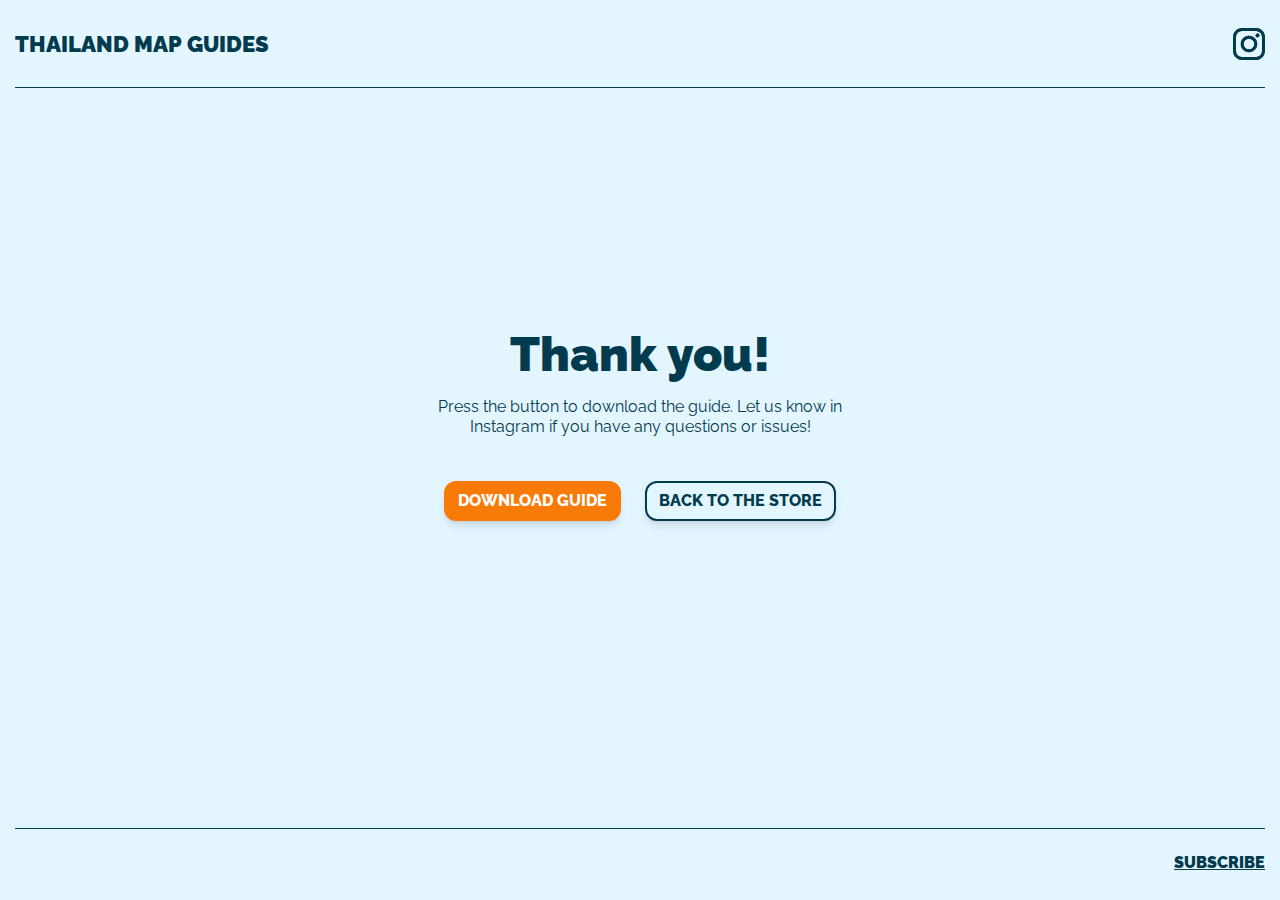
<file: thanks.html>
<!DOCTYPE html>
<html lang="en">
  <head>
    <meta charset="UTF-8">
    <meta name="viewport" content="width=device-width, initial-scale=1.0">
    <meta http-equiv="X-UA-Compatible" content="ie=edge">
    <title>Thai Guide</title>
    <link rel="stylesheet" href="./common.css">
    <link rel="stylesheet" href="./thanks.css">
    <link rel="icon" href="./favicon.ico" type="image/x-icon">
  </head>
  <!-- Google tag (gtag.js) -->
  <script async src="https://www.googletagmanager.com/gtag/js?id=G-BX19DD46P4"></script>
  <script>
    window.dataLayer = window.dataLayer || [];
    function gtag(){dataLayer.push(arguments);}
    gtag('js', new Date());

    gtag('config', 'G-BX19DD46P4');
  </script>
  <body>
    <header>
      <a href="./index.html" id="go-home-btn">
        <h2>Thailand Map&nbsp;<br class="mobile"/>Guides</h2>
      </a>
      <a href="https://www.instagram.com/thailand_map/?igshid=Yzg5MTU1MDY%3D" id="insta-btn" target="_blank">
        <svg width="32" height="32" viewBox="0 0 32 32" fill="none" xmlns="http://www.w3.org/2000/svg">
          <path d="M10.6679 16C10.6679 13.0546 13.0551 10.6662 16.0006 10.6662C18.9462 10.6662 21.3346 13.0546 21.3346 16C21.3346 18.9454 18.9462 21.3338 16.0006 21.3338C13.0551 21.3338 10.6679 18.9454 10.6679 16ZM7.7845 16C7.7845 20.5376 11.4629 24.2158 16.0006 24.2158C20.5384 24.2158 24.2168 20.5376 24.2168 16C24.2168 11.4624 20.5384 7.78419 16.0006 7.78419C11.4629 7.78419 7.7845 11.4624 7.7845 16ZM22.622 7.45843C22.6218 7.83817 22.7343 8.20943 22.9451 8.52526C23.156 8.84108 23.4558 9.08729 23.8065 9.23275C24.1573 9.37821 24.5434 9.41639 24.9159 9.34246C25.2884 9.26852 25.6306 9.0858 25.8992 8.81739C26.1678 8.54898 26.3508 8.20694 26.4251 7.83453C26.4993 7.46211 26.4614 7.07605 26.3163 6.72516C26.1711 6.37426 25.9251 6.0743 25.6094 5.8632C25.2937 5.65211 24.9226 5.53935 24.5428 5.5392H24.542C24.033 5.53944 23.5449 5.74169 23.1849 6.10155C22.8249 6.4614 22.6224 6.94942 22.622 7.45843ZM9.53638 29.0236C7.97638 28.9526 7.12848 28.6927 6.565 28.4732C5.81796 28.1824 5.28495 27.836 4.72454 27.2764C4.16413 26.7168 3.81724 26.1843 3.52769 25.4373C3.30804 24.8741 3.04819 24.026 2.97727 22.466C2.8997 20.7795 2.88421 20.2729 2.88421 16.0001C2.88421 11.7274 2.90098 11.2221 2.97727 9.53421C3.04831 7.97427 3.31008 7.12781 3.52769 6.56294C3.81852 5.81594 4.1649 5.28294 4.72454 4.72256C5.28418 4.16218 5.81668 3.8153 6.565 3.52576C7.12822 3.30611 7.97638 3.04627 9.53638 2.97536C11.223 2.89779 11.7296 2.8823 16.0006 2.8823C20.2717 2.8823 20.7788 2.89907 22.4668 2.97536C24.0268 3.0464 24.8733 3.30816 25.4382 3.52576C26.1852 3.8153 26.7183 4.16294 27.2787 4.72256C27.8391 5.28218 28.1847 5.81594 28.4755 6.56294C28.6952 7.12614 28.955 7.97427 29.0259 9.53421C29.1035 11.2221 29.119 11.7274 29.119 16.0001C29.119 20.2729 29.1035 20.7781 29.0259 22.466C28.9549 24.026 28.6938 24.8739 28.4755 25.4373C28.1847 26.1843 27.8383 26.7173 27.2787 27.2764C26.719 27.8355 26.1852 28.1824 25.4382 28.4732C24.875 28.6929 24.0268 28.9527 22.4668 29.0236C20.7802 29.1012 20.2736 29.1167 16.0006 29.1167C11.7277 29.1167 11.2225 29.1012 9.53638 29.0236ZM9.4039 0.096896C7.70053 0.174464 6.53658 0.444544 5.52009 0.840064C4.46738 1.24851 3.57621 1.79648 2.68568 2.68557C1.79514 3.57466 1.24856 4.4672 0.840098 5.51987C0.444562 6.53696 0.174471 7.70022 0.0968999 9.40352C0.0180487 11.1095 0 11.6549 0 16C0 20.3451 0.0180487 20.8905 0.0968999 22.5965C0.174471 24.2999 0.444562 25.463 0.840098 26.4801C1.24856 27.5322 1.79527 28.4257 2.68568 29.3144C3.57608 30.2031 4.46738 30.7503 5.52009 31.1599C6.5385 31.5555 7.70053 31.8255 9.4039 31.9031C11.1108 31.9807 11.6554 32 16.0006 32C20.3459 32 20.8913 31.982 22.5974 31.9031C24.3009 31.8255 25.4641 31.5555 26.4812 31.1599C27.5333 30.7503 28.4251 30.2035 29.3156 29.3144C30.2061 28.4253 30.7516 27.5322 31.1612 26.4801C31.5567 25.463 31.8281 24.2998 31.9044 22.5965C31.982 20.8892 32 20.3451 32 16C32 11.6549 31.982 11.1095 31.9044 9.40352C31.8268 7.7001 31.5567 6.53632 31.1612 5.51987C30.7516 4.46784 30.2047 3.57606 29.3156 2.68557C28.4265 1.79507 27.5333 1.24851 26.4825 0.840064C25.4641 0.444544 24.3007 0.173184 22.5987 0.096896C20.8926 0.019328 20.3472 0 16.0019 0C11.6567 0 11.1108 0.018048 9.4039 0.096896Z" fill="currentColor"/>
          <path d="M10.6679 16C10.6679 13.0546 13.0551 10.6662 16.0006 10.6662C18.9462 10.6662 21.3346 13.0546 21.3346 16C21.3346 18.9454 18.9462 21.3338 16.0006 21.3338C13.0551 21.3338 10.6679 18.9454 10.6679 16ZM7.7845 16C7.7845 20.5376 11.4629 24.2158 16.0006 24.2158C20.5384 24.2158 24.2168 20.5376 24.2168 16C24.2168 11.4624 20.5384 7.78419 16.0006 7.78419C11.4629 7.78419 7.7845 11.4624 7.7845 16ZM22.622 7.45843C22.6218 7.83817 22.7343 8.20943 22.9451 8.52526C23.156 8.84108 23.4558 9.08729 23.8065 9.23275C24.1573 9.37821 24.5434 9.41639 24.9159 9.34246C25.2884 9.26852 25.6306 9.0858 25.8992 8.81739C26.1678 8.54898 26.3508 8.20694 26.4251 7.83453C26.4993 7.46211 26.4614 7.07605 26.3163 6.72516C26.1711 6.37426 25.9251 6.0743 25.6094 5.8632C25.2937 5.65211 24.9226 5.53935 24.5428 5.5392H24.542C24.033 5.53944 23.5449 5.74169 23.1849 6.10155C22.8249 6.4614 22.6224 6.94942 22.622 7.45843ZM9.53638 29.0236C7.97638 28.9526 7.12848 28.6927 6.565 28.4732C5.81796 28.1824 5.28495 27.836 4.72454 27.2764C4.16413 26.7168 3.81724 26.1843 3.52769 25.4373C3.30804 24.8741 3.04819 24.026 2.97727 22.466C2.8997 20.7795 2.88421 20.2729 2.88421 16.0001C2.88421 11.7274 2.90098 11.2221 2.97727 9.53421C3.04831 7.97427 3.31008 7.12781 3.52769 6.56294C3.81852 5.81594 4.1649 5.28294 4.72454 4.72256C5.28418 4.16218 5.81668 3.8153 6.565 3.52576C7.12822 3.30611 7.97638 3.04627 9.53638 2.97536C11.223 2.89779 11.7296 2.8823 16.0006 2.8823C20.2717 2.8823 20.7788 2.89907 22.4668 2.97536C24.0268 3.0464 24.8733 3.30816 25.4382 3.52576C26.1852 3.8153 26.7183 4.16294 27.2787 4.72256C27.8391 5.28218 28.1847 5.81594 28.4755 6.56294C28.6952 7.12614 28.955 7.97427 29.0259 9.53421C29.1035 11.2221 29.119 11.7274 29.119 16.0001C29.119 20.2729 29.1035 20.7781 29.0259 22.466C28.9549 24.026 28.6938 24.8739 28.4755 25.4373C28.1847 26.1843 27.8383 26.7173 27.2787 27.2764C26.719 27.8355 26.1852 28.1824 25.4382 28.4732C24.875 28.6929 24.0268 28.9527 22.4668 29.0236C20.7802 29.1012 20.2736 29.1167 16.0006 29.1167C11.7277 29.1167 11.2225 29.1012 9.53638 29.0236ZM9.4039 0.096896C7.70053 0.174464 6.53658 0.444544 5.52009 0.840064C4.46738 1.24851 3.57621 1.79648 2.68568 2.68557C1.79514 3.57466 1.24856 4.4672 0.840098 5.51987C0.444562 6.53696 0.174471 7.70022 0.0968999 9.40352C0.0180487 11.1095 0 11.6549 0 16C0 20.3451 0.0180487 20.8905 0.0968999 22.5965C0.174471 24.2999 0.444562 25.463 0.840098 26.4801C1.24856 27.5322 1.79527 28.4257 2.68568 29.3144C3.57608 30.2031 4.46738 30.7503 5.52009 31.1599C6.5385 31.5555 7.70053 31.8255 9.4039 31.9031C11.1108 31.9807 11.6554 32 16.0006 32C20.3459 32 20.8913 31.982 22.5974 31.9031C24.3009 31.8255 25.4641 31.5555 26.4812 31.1599C27.5333 30.7503 28.4251 30.2035 29.3156 29.3144C30.2061 28.4253 30.7516 27.5322 31.1612 26.4801C31.5567 25.463 31.8281 24.2998 31.9044 22.5965C31.982 20.8892 32 20.3451 32 16C32 11.6549 31.982 11.1095 31.9044 9.40352C31.8268 7.7001 31.5567 6.53632 31.1612 5.51987C30.7516 4.46784 30.2047 3.57606 29.3156 2.68557C28.4265 1.79507 27.5333 1.24851 26.4825 0.840064C25.4641 0.444544 24.3007 0.173184 22.5987 0.096896C20.8926 0.019328 20.3472 0 16.0019 0C11.6567 0 11.1108 0.018048 9.4039 0.096896Z" fill="currentColor"/>
        </svg>
      </a>
    </header>
    <main>
      <h2>Thank you!</h2>
      <p>
        Press the button to download the guide. Let us know in Instagram if you have any questions or issues!
      </p>
      <div class="buttons">
        <button class="download-btn button" id="download-btn">
          download guide
        </button>
        <button class="back-btn button" onclick="window.open('./index.html', '_self')">
          back to the store
        </button>
      </div>
    </main>
    <footer>
      <a href="https://www.instagram.com/thailand_map/?igshid=Yzg5MTU1MDY%3D" id="insta-link" target="_blank">
        Subscribe
      </a>
    </footer>
	<script src="index.js"></script>
  </body>
</html>
</file>
<file: common.css>
:root {
  --main-blue: #327EA9;
  --dark-blue: #033B4E;
  --light-blue: #CAEBFE;
  --red-main: #F87B08;
  --dark-grey: #383838;
}

@font-face {
  font-family: 'Raleway';
  src: url("./fonts/Raleway-Regular.ttf");
  font-weight: normal;
  font-style: normal;
}

@font-face {
  font-family: 'Raleway Black';
  src: url("./fonts/Raleway-Black.ttf");
  font-weight: normal;
  font-style: normal;
}

@font-face {
  font-family: 'Raleway Bold';
  src: url("./fonts/Raleway-Bold.ttf");
  font-weight: normal;
  font-style: normal;
}

@font-face {
  font-family: 'Raleway SemiBold';
  src: url("./fonts/Raleway-SemiBold.ttf");
  font-weight: normal;
  font-style: normal;
}

@font-face {
  font-family: 'Raleway ExtraBold';
  src: url("./fonts/Raleway-ExtraBold.ttf");
  font-weight: normal;
  font-style: normal;
}

body {
  margin: 0;
  padding: 0 15px;
  font-family: 'Raleway';
  line-height: 20px;
  font-size: 16px;
  height: 100vh;
}

* {
  box-sizing: border-box;
}

button,
p, h1, h2, h3, h4 {
  margin: 0;
  outline: none;
  border: none;
  background: none;
}

header {
  z-index: 1;
  background-color: transparent;
  display: flex;
  align-items: center;
  justify-content: space-between;
  border-bottom: 1px solid var(--dark-blue);
  padding: 12px 0 11px;
}

footer {
  display: flex;
  margin-top: auto;
  border-top: 1px solid var(--dark-blue);
}

header h2 {
  color: var(--dark-blue);
  text-transform: uppercase;
  font-family: 'Raleway Black';
  font-size: 16px;
  line-height: 20px;
  margin: 0;
}

#go-home-btn {
  text-decoration: none !important;
}

#go-home-btn h2 {
  transition: color .25s;
}

#insta-btn {
  width: 32px;
  height: 32px;
  display: block;
  color: var(--dark-blue);
  text-decoration: none !important;
  transition: color .25s;
  margin-left: 80px;
  cursor: pointer;
}

#go-home-btn:hover h2,
#insta-btn:hover,
#insta-link:hover {
  color: var(--red-main);
}

#insta-link {
  font-family: 'Raleway Black';
  text-decoration-line: underline;
  text-transform: uppercase;
  margin: 16px auto 37px;
  color: var(--dark-blue);
  transition: color .25s;
}

.button {
  font-family: 'Raleway ExtraBold';
  height: 40px;
  padding: 0 12px;
  font-size: 16px;
  line-height: 24px;
  text-transform: uppercase;
  box-shadow: 0px 6.125px 9.1875px -1.8375px rgba(0, 0, 0, 0.1), 0px 2.45px 3.675px -1.225px rgba(0, 0, 0, 0.05);
  border-radius: 12px;
  display: flex;
  align-items: center;
  justify-content: center;
  cursor: pointer;
}

@media (min-width: 768px) {
  .mobile {
    display: none;
  }

  header {
    padding: 28px 0 27px;
  }

  header h2 {
    font-size: 22px;
    line-height: 26px;
  }

  #insta-link {
    margin: 24px 0 27px auto;
  }
}
</file>
<file: index.css>
body {
  background-color: #CAEBFE;
  background-repeat: no-repeat, no-repeat;
  background-position: 134px 456px, right 144px top 773px;
  background-image: url(./assets/back1.png), url(./assets/back2.png);
}

.main {
  color: var(--dark-blue);
  margin-bottom: 24px;
}

.main h1 {
  font-family: 'Raleway Black';
  font-size: 32px;
  line-height: 36px;
  margin: 24px 0 10px;
}

.card {
  margin-bottom: 24px;
  padding: 12px 12px 16px;
  background: white;
  box-shadow: 0px 6.125px 9.1875px -1.8375px rgba(0, 0, 0, 0.1), 0px 2.45px 3.675px -1.225px rgba(0, 0, 0, 0.05);
  border-radius: 16px;
}

.card h3 {
  font-family: 'Raleway Black';
  border-radius: 8px;
  font-size: 24px;
  line-height: 28px;
  color: var(--dark-blue);
  margin: 16px 0;
}

.card-footer {
  display: flex;
  justify-content: space-between;
  align-items: center;
}

.card-image {
  border-radius: 8px;
  height: 257px;
}

.price {
  font-family: 'Raleway Bold';
  color: var(--dark-blue);
  margin-right: auto;
  font-size: 20px;
  line-height: 24px;
  font-weight: 700;
}

.sale {
  font-family: 'Raleway';
  font-weight: 400;
  font-size: 14px;
  line-height: 20px;
  margin-top: 20px;
  text-decoration: line-through;
  position: relative;
}

.price:after {
  font-family: 'Raleway Bold';
  color: var(--red-main);
  position: absolute;
  top: -20px;
  left: 0;
  font-size: 20px;
  line-height: 20px;
  white-space: nowrap;
}

.thai-price:after {
  content: '4.99 $';
}

.bangkok-price:after {
  content: '9.99 $';
}

.see-more {
  background: var(--red-main);
  color: white;
  margin-left: 8px;
}

.see-more svg {
  margin-left: 10px;
}

.buy {
  border: 2px solid var(--dark-blue);
  color: var(--dark-blue);
  transition: all .25s;
}

.buy:hover,
.buy:active {
  background: var(--dark-blue);
  color: white;
}

.soon {
  background-color: #A9A9A9;
  color: white;
  box-shadow: none;
}

#thai-map-guide {
  background: no-repeat center/cover url(./assets/ThaiMapGuide.png);
  cursor: pointer;
}

#thai-map-guide + h3 {
  cursor: pointer;
}

#bangkok-guide {
  background: no-repeat center/cover url(./assets/BangkokGuide.png);
  cursor: pointer;
}

#bangkok-guide + h3 {
  cursor: pointer;
}

#north-guide {
  background: no-repeat center/cover url(./assets/NorthThai.png);
}

.buy-now {
  display: none;
}

@media (min-width: 345px) {
  body {
    background-position: 154px 456px, right 164px top 773px;
  }
}

@media (min-width: 400px) {
  body {
    background-position: 200px 456px, right 215px top 773px;
  }

  .buy-now {
    display: unset;
  }
}

@media (min-width: 500px) {
  body {
    padding: 0 21px;
    background-image: url(./assets/back2.png), url(./assets/back1.png);
    background-position: 243px 692px, right 360px top 409px;
  }

  .main h1 {
    margin-top: 30px;
  }

  .card {
    margin-bottom: 30px;
  }

  .card-image {
    height: 275px;
  }
}

@media (min-width: 560px) {
  body {
    padding: 0 30px;
    background-image: url(./assets/back2.png), url(./assets/back1.png);
    background-position: 323px 692px, right 420px top 409px;
  }

  .card-image {
    height: 320px;
  }
}

@media (min-width: 650px) {
  body {
    padding: 0 20px;
    background-repeat: no-repeat;
    background-position: left bottom;
    background-image: url(./assets/back2.png);
  }

  .buy-now {
    display: none;
  }

  .cards {
    display: flex;
    flex-wrap: wrap;
    margin-right: -26px;
  }

  .card {
    min-width: 289px;
    max-width: 350px;
    width: calc(50% - 26px);
    margin-right: 26px;
  }

  .card-image {
    height: 257px;
  }
}

@media (min-width: 768px) {
  body {
    padding: 0 47px;
  }

  .main {
    display: flex;
    justify-content: flex-start;
    align-items: center;
    margin: 37px 0 38px;
  }

  .main h1 {
    font-size: 70px;
    line-height: 79px;
    margin-right: 29px;
    flex-shrink: 0;
    margin: 0 29px 0 0;
  }

  .main p {
    max-width: 350px;
  }

  .cards {
    margin-right: -30px;
  }

  .card {
    margin-right: 30px;
    min-width: 320px;
    max-width: 449px;
    width: calc(50% - 30px);
  }
}

@media (min-width: 840px) {
  .buy-now {
    display: unset;
  }
}

@media (min-width: 1024px) {
  body {
    background-image: url(./assets/back2.png), url(./assets/back1.png);
    background-position: -208px bottom, right -207px top 137px;
    display: flex;
    flex-direction: column;
  }

  .buy-now {
    display: none;
  }

  .card {
    min-width: 285px;
    max-width: 428px;
    margin-bottom: 60px;
    width: calc(33.33% - 30px)
  }
}

@media (min-width: 1170px) {
  .buy-now {
    display: unset;
  }
}

@media (min-width: 1440px) {
  body {
    padding: 0 165px;
    background-position: -69px bottom, right top 137px;
  }

  .card {
    min-width: 345px;
    max-width: 500px;
    width: calc(33.33% - 30px)
  }
}
</file>
<file: guide.css>
body {
  background-color: white;
}

#images {
  margin: 28px 0 22px;
}

#image1 {
  border-radius: 16px;
  height: 211px;
  margin-bottom: 16px;
  transition: background-image .25s ease;
}

#image-row {
  display: flex;
  align-items: center;
  justify-content: space-between;
  margin-right: -14px;
}

#image-row > div {
  cursor: pointer;
  position: relative;
  border-radius: 8px;
  height: 64px;
  margin-right: 14px;
  width: calc(33.33% - 14px);
  box-shadow: 0px 20px 25px -5px rgba(0, 0, 0, 0.1), 0px 10px 10px -5px rgba(0, 0, 0, 0.04);
}

#image-row > div.active {
  box-shadow: none;
}

#image-row > div.active::before {
  content: "";
  position: absolute;
  top: -4px; 
  right: -4px; 
  bottom: -4px;
  left: -4px;
  border-radius: 12px;
  border: 4px solid var(--red-main);
}

h1 {
  font-family: 'Raleway Black';
  font-size: 24px;
  line-height: 28px;
  margin: 0;
  color: var(--dark-grey);
}

.price {
  font-family: 'Raleway Bold';
  color: var(--dark-grey);
  margin-top: 4px;
  font-size: 24px;
  line-height: 24px;
  position: relative;
  display: flex;
  align-items: center;
}

.price .old-price {
  font-family: 'Raleway SemiBold';
  text-decoration: line-through;
  font-size: 16px;
  line-height: 24px;
  margin-left: 8px;
}

.buy-btn {
  margin: 16px 0 24px;
  background: var(--red-main);
  color: white;
  width: 100%;
  text-align: center;
}

main > p {
  color: var(--dark-blue);
}

#tags {
  display: flex;
  flex-wrap: wrap;
  margin: 24px -8px 24px 0;
}

.tag {
  margin: 0 8px 8px 0;
  background: var(--light-blue);
  color: var(--main-blue);
  font-size: 12px;
  line-height: 16px;
  font-family: 'Raleway Bold';
  display: flex;
  align-items: center;
  padding: 3px 6px;
  border-radius: 6px;
  text-transform: uppercase;
}
</file>
<file: bangkokGuide.css>
.image1 {
  background: no-repeat center/cover url(./assets/BangkokGuide.png);
}

.image2 {
  background: no-repeat center/cover url(./assets/BangkokGuide2.png);
}

.image3 {
  background: no-repeat center/cover url(./assets/BangkokGuide3.png);
}

#image2 {
  background: no-repeat center/cover url(./assets/BangkokGuide.png);
}

#image3 {
  background: no-repeat center/cover url(./assets/BangkokGuide2.png);
}

#image4 {
  background: no-repeat center/cover url(./assets/BangkokGuide3.png);
}

@media (min-width: 355px) {
  #image1 {
    height: 240px;
  }
  #image-row > div {
    height: 80px;
  }
}

@media (min-width: 400px) {
  #image1 {
    height: 270px;
  }
  #image-row > div {
    height: 90px;
  }
}

@media (min-width: 450px) {
  #image1 {
    height: 300px;
  }
  #image-row > div {
    height: 100px;
  }
}

@media (min-width: 500px) {
  body {
    padding: 0 23px;
  }

  #images {
    display: flex;
    justify-content: space-between;
    margin: 22px 0 24px;
  }

  #image1 {
    width: 100%;
    height: 248px;
    margin: 0 15px 0 0;
  }

  #image-row {
    flex-direction: column;
    align-items: flex-start;
    margin: 0;
  }

  #image-row > div {
    width: 100px;
    margin: 0 0 15px;
    min-height: 72px;
    height: calc(33.33% - 10px);
  }

  #image-row > div:last-of-type {
    margin-bottom: 0;
  }

  h1 {
    font-size: 32px;
    line-height: 36px;
  }

  .price {
    font-family: 'Raleway Black';
    line-height: 28px;
  }

  .price .old-price {
    line-height: 20px;
    margin-left: 4px;
  }
}

@media (min-width: 550px) {
  #image1 {
    height: 280px;
  }

  #image-row > div {
    width: 120px;
  }
}

@media (min-width: 600px) {
  #image1 {
    height: 320px;
  }

  #image-row > div {
    width: 130px;
  }
}

@media (min-width: 670px) {
  #image1 {
    height: 340px;
  }

  #image-row > div {
    width: 140px;
  }
}

@media (min-width: 720px) {
  #image1 {
    height: 350px;
  }

  #image-row > div {
    width: 150px;
  }
}

@media (min-width: 768px) {
  body {
    padding: 0 45px;
    display: flex;
    flex-direction: column;
  }

  main {
    display: flex;
    justify-content: space-between;
    align-items: flex-start;
    padding-top: 42px;
    margin-bottom: auto;
  }

  #tags {
    max-width: 300px;
  }

  #info {
    width: 300px;
    flex-shrink: 0;
    margin-left: 32px;
  }

  #images {
    flex-direction: column;
    width: 100%;
    margin: 0;
  }

  #image1 {
    height: 245px;
    margin: 0 0 15px 0;
  }

  #image-row {
    flex-direction: row;
  }

  #image-row > div {
    width: calc(33.33% - 10px);
    margin: 0 15px 0 0;
  }

  #image-row > div:last-of-type {
    margin-right: 0;
  }
}

@media (min-width: 800px) {
  #image1 {
    height: 280px;
  }

  #image-row > div {
    height: 85px;
  }
}

@media (min-width: 860px) {
  #image1 {
    height: 290px;
  }

  #image-row > div {
    height: 90px;
  }

  #info {
    width: 347px;
  }
}

@media (min-width: 900px) {
  #image1 {
    height: 315px;
  }

  #image-row > div {
    height: 100px;
  }
}

@media (min-width: 950px) {
  #image1 {
    height: 340px;
  }

  #image-row > div {
    height: 110px;
  }
}

@media (min-width: 1024px) {
  body {
    padding: 0 47px;
  }

  #images {
    flex-direction: row;
  }

  #image1 {
    height: 292px;
    order: 2;
    margin: 0 0 0 28px;
  }

  #image-row {
    flex-direction: column;
  }

  #image-row > div {
    width: 116px;
    margin: 0 0 16px;
    height: calc(33.33% - 11px);
  }

  #image-row > div:last-of-type {
    margin-bottom: 0;
  }
  
  #info {
    margin-left: 37px;
  }
}

@media (min-width: 1100px) {
  #image1 {
    height: 30vw;
  }

  #image-row > div {
    width: 13vw;
  }
}

@media (min-width: 1300px) {
  #image1 {
    height: 32vw;
  }

  #image-row > div {
    width: 14vw;
  }
}

@media (min-width: 1440px) {
  header, main {
    width: 100%;
    max-width: 1310px;
    margin: 0 auto;
  }

  #image1 {
    max-height: 460px;
  }

  #image-row > div {
    max-width: 210px;
  }
}
</file>
<file: style.css>
:root {
  --main-blue: #327EA9;
  --dark-blue: #033B4E;
  --light-blue: #CAEBFE;
  --red-main: #F87B08;
  --dark-grey: #383838;
}

@font-face {
  font-family: 'Raleway';
  src: url("./fonts/Raleway-Regular.ttf");
  font-weight: normal;
  font-style: normal;
}

@font-face {
  font-family: 'Raleway Black';
  src: url("./fonts/Raleway-Black.ttf");
  font-weight: normal;
  font-style: normal;
}

@font-face {
  font-family: 'Raleway Bold';
  src: url("./fonts/Raleway-Bold.ttf");
  font-weight: normal;
  font-style: normal;
}

@font-face {
  font-family: 'Raleway SemiBold';
  src: url("./fonts/Raleway-SemiBold.ttf");
  font-weight: normal;
  font-style: normal;
}

@font-face {
  font-family: 'Raleway ExtraBold';
  src: url("./fonts/Raleway-ExtraBold.ttf");
  font-weight: normal;
  font-style: normal;
}

body {
  margin: 0;
  background-color: #CAEBFE;
  padding: 0 15px;
  font-family: 'Raleway';
  line-height: 20px;
  font-size: 16px;
  height: 100vh;
  background-repeat: no-repeat, no-repeat;
  background-position: 134px 456px, right 144px top 773px;
  background-image: url(./assets/back1.png), url(./assets/back2.png);
}

* {
  box-sizing: border-box;
}

button,
p, h1, h2, h3, h4 {
  margin: 0;
  outline: none;
  border: none;
  background: none;
}

header {
  background-color: transparent;
  display: flex;
  align-items: center;
  justify-content: space-between;
  border-bottom: 1px solid var(--dark-blue);
  padding: 12px 0 11px;
}

footer {
  display: flex;
  border-top: 1px solid var(--dark-blue);
}

header h2 {
  color: var(--dark-blue);
  text-transform: uppercase;
  font-family: 'Raleway Black';
  font-size: 16px;
  line-height: 20px;
  margin: 0;
}

#insta-btn {
  width: 32px;
  height: 32px;
  display: block;
  color: var(--dark-blue);
  text-decoration: none !important;
  transition: color .25s;
  margin-left: 80px;
}

#insta-btn:hover {
  color: var(--red-main);
  cursor: pointer;
}

#insta-link {
  font-family: 'Raleway Black';
  text-decoration-line: underline;
  text-transform: uppercase;
  margin: 16px auto 37px;
  color: var(--dark-blue);
}

.main {
  color: var(--dark-blue);
  margin-bottom: 24px;
}

.main h1 {
  font-family: 'Raleway Black';
  font-size: 32px;
  line-height: 36px;
  margin: 24px 0 10px;
}

.card {
  margin-bottom: 24px;
  padding: 12px 12px 16px;
  background: white;
  box-shadow: 0px 6.125px 9.1875px -1.8375px rgba(0, 0, 0, 0.1), 0px 2.45px 3.675px -1.225px rgba(0, 0, 0, 0.05);
  border-radius: 16px;
}

.card h3 {
  font-family: 'Raleway Black';
  border-radius: 8px;
  font-size: 24px;
  line-height: 28px;
  color: var(--dark-blue);
  margin: 16px 0;
}

.card-footer {
  display: flex;
  justify-content: space-between;
  align-items: center;
}

.card-image {
  border-radius: 8px;
  height: 257px;
}

.price {
  font-family: 'Raleway SemiBold';
  color: var(--dark-blue);
  margin-right: auto;
}

.button {
  font-family: 'Raleway ExtraBold';
  height: 40px;
  padding: 8px 12px;
  font-size: 16px;
  line-height: 24px;
  text-transform: uppercase;
  box-shadow: 0px 6.125px 9.1875px -1.8375px rgba(0, 0, 0, 0.1), 0px 2.45px 3.675px -1.225px rgba(0, 0, 0, 0.05);
  border-radius: 12px;
  display: flex;
  align-items: center;
  justify-content: center;
  cursor: pointer;
}

.see-more {
  background: var(--red-main);
  color: white;
  margin-left: 8px;
}

.see-more svg {
  margin-left: 10px;
}

.buy {
  border: 2px solid var(--dark-blue);
  color: var(--dark-blue);
}

.soon {
  background-color: #A9A9A9;
  color: white;
}

#thai-map-guide {
  background: no-repeat center/cover url(./assets/ThaiMapGuide.png);
}

#bangkok-guide {
  background: no-repeat center/cover url(./assets/BangkokGuide.png);
}

#north-guide {
  background: no-repeat center/cover url(./assets/NorthThai.png);
}

.buy-now {
  display: none;
}

@media (min-width: 345px) {
  body {
    background-position: 154px 456px, right 164px top 773px;
  }

  .buy-now {
    display: unset;
  }
}

@media (min-width: 400px) {
  body {
    background-position: 200px 456px, right 215px top 773px;
  }
}

@media (min-width: 500px) {
  body {
    padding: 0 21px;
    background-image: url(./assets/back2.png), url(./assets/back1.png);
    background-position: 243px 692px, right 360px top 409px;
  }

  .main h1 {
    margin-top: 30px;
  }

  .card {
    margin-bottom: 30px;
  }

  .card-image {
    height: 275px;
  }
}

@media (min-width: 560px) {
  body {
    padding: 0 30px;
    background-image: url(./assets/back2.png), url(./assets/back1.png);
    background-position: 323px 692px, right 420px top 409px;
  }

  .card {
    padding: 15px 15px 10px;
  }

  .card-image {
    height: 320px;
  }
}

@media (min-width: 650px) {
  body {
    padding: 0 20px;
    background-repeat: no-repeat;
    background-position: left bottom;
    background-image: url(./assets/back2.png);
  }

  .buy-now {
    display: none;
  }

  .cards {
    display: flex;
    flex-wrap: wrap;
    margin-right: -26px;
  }

  .card {
    min-width: 289px;
    max-width: 350px;
    width: calc(50% - 26px);
    margin-right: 26px;
  }

  .card-image {
    height: 257px;
  }


  #insta-link {
    margin: 24px 0 27px auto;

  }
}

@media (min-width: 768px) {
  body {
    padding: 0 47px;
  }

  .mobile {
    display: none;
  }

  .buy-now {
    display: unset;
  }

  header {
    padding: 28px 0 27px;
  }

  header h2 {
    font-size: 22px;
    line-height: 26px;
  }

  .main {
    display: flex;
    justify-content: flex-start;
    align-items: center;
    margin: 37px 0 38px;
  }

  .main h1 {
    font-size: 70px;
    line-height: 79px;
    margin-right: 29px;
    flex-shrink: 0;
    margin: 0 29px 0 0;
  }

  .main p {
    max-width: 350px;
  }

  .cards {
    margin-right: -30px;
  }

  .card {
    margin-right: 30px;
    min-width: 320px;
    max-width: 449px;
    width: calc(50% - 30px);
  }
}

@media (min-width: 1024px) {
  body {
    background-image: url(./assets/back2.png), url(./assets/back1.png);
    background-position: -208px bottom, right -207px top 137px;
  }

  .buy-now {
    display: none;
  }

  .card {
    min-width: 285px;
    max-width: 428px;
    margin-bottom: 66px;
    width: calc(33.33% - 30px)
  }
}

@media (min-width: 1124px) {
  .buy-now {
    display: unset;
  }
}

@media (min-width: 1440px) {
  body {
    padding: 0 165px;
    background-position: left bottom, right top 137px;
  }

  .card {
    min-width: 345px;
    max-width: 500px;
    margin-bottom: 66px;
    width: calc(33.33% - 30px)
  }
}
</file>
<file: thaiGuide.css>
.image1 {
  background: no-repeat center/cover url(./assets/ThaiMapGuide.png);
}

.image2 {
  background: no-repeat center/cover url(./assets/ThaiGuide2.png);
}

.image3 {
  background: no-repeat center/cover url(./assets/ThaiGuide3.png);
}

#image2 {
  background: no-repeat center/cover url(./assets/ThaiMapGuide.png);
}

#image3 {
  background: no-repeat center/cover url(./assets/ThaiGuide2.png);
}

#image4 {
  background: no-repeat center/cover url(./assets/ThaiGuide3.png);
}

@media (min-width: 355px) {
  #image1 {
    height: 240px;
  }
  #image-row > div {
    height: 80px;
  }
}

@media (min-width: 400px) {
  #image1 {
    height: 270px;
  }
  #image-row > div {
    height: 90px;
  }
}

@media (min-width: 450px) {
  #image1 {
    height: 300px;
  }
  #image-row > div {
    height: 100px;
  }
}

@media (min-width: 500px) {
  body {
    padding: 0 23px;
  }

  #images {
    display: flex;
    justify-content: space-between;
    margin: 22px 0 24px;
  }

  #image1 {
    width: 100%;
    height: 248px;
    margin: 0 15px 0 0;
  }

  #image-row {
    flex-direction: column;
    align-items: flex-start;
    margin: 0;
  }

  #image-row > div {
    width: 100px;
    margin: 0 0 15px;
    min-height: 72px;
    height: calc(33.33% - 10px);
  }

  #image-row > div:last-of-type {
    margin-bottom: 0;
  }

  h1 {
    font-size: 32px;
    line-height: 36px;
  }

  .price {
    font-family: 'Raleway Black';
    line-height: 28px;
  }

  .price .old-price {
    line-height: 20px;
    margin-left: 4px;
  }
}

@media (min-width: 550px) {
  #image1 {
    height: 280px;
  }

  #image-row > div {
    width: 120px;
  }
}

@media (min-width: 600px) {
  #image1 {
    height: 320px;
  }

  #image-row > div {
    width: 130px;
  }
}

@media (min-width: 670px) {
  #image1 {
    height: 340px;
  }

  #image-row > div {
    width: 140px;
  }
}

@media (min-width: 720px) {
  #image1 {
    height: 350px;
  }

  #image-row > div {
    width: 150px;
  }
}

@media (min-width: 768px) {
  body {
    padding: 0 45px;
    display: flex;
    flex-direction: column;
  }

  main {
    display: flex;
    justify-content: space-between;
    align-items: flex-start;
    padding-top: 42px;
    margin-bottom: auto;
  }

  #info {
    width: 321px;
    flex-shrink: 0;
    margin-left: 32px;
  }

  #images {
    flex-direction: column;
    width: 100%;
    margin: 0;
  }

  #image1 {
    height: 245px;
    margin: 0 0 15px 0;
  }

  #image-row {
    flex-direction: row;
  }

  #image-row > div {
    width: calc(33.33% - 10px);
    margin: 0 15px 0 0;
  }

  #image-row > div:last-of-type {
    margin-right: 0;
  }
}

@media (min-width: 800px) {
  #image1 {
    height: 280px;
  }

  #image-row > div {
    height: 85px;
  }
}

@media (min-width: 860px) {
  #image1 {
    height: 290px;
  }

  #image-row > div {
    height: 90px;
  }

  #info {
    width: 347px;
  }
}

@media (min-width: 900px) {
  #image1 {
    height: 315px;
  }

  #image-row > div {
    height: 100px;
  }
}

@media (min-width: 950px) {
  #image1 {
    height: 340px;
  }

  #image-row > div {
    height: 110px;
  }
}

@media (min-width: 1024px) {
  body {
    padding: 0 47px;
  }

  #images {
    flex-direction: row;
  }

  #image1 {
    height: 292px;
    order: 2;
    margin: 0 0 0 28px;
  }

  #image-row {
    flex-direction: column;
  }

  #image-row > div {
    width: 116px;
    margin: 0 0 16px;
    height: calc(33.33% - 11px);
  }

  #image-row > div:last-of-type {
    margin-bottom: 0;
  }
  
  #info {
    margin-left: 37px;
  }
}

@media (min-width: 1100px) {
  #image1 {
    height: 30vw;
  }

  #image-row > div {
    width: 13vw;
  }
}

@media (min-width: 1300px) {
  #image1 {
    height: 32vw;
  }

  #image-row > div {
    width: 14vw;
  }
}

@media (min-width: 1440px) {
  header, main {
    width: 100%;
    max-width: 1310px;
    margin: 0 auto;
  }

  #image1 {
    max-height: 460px;
  }

  #image-row > div {
    max-width: 210px;
  }
}
</file>
<file: thanks.css>
body {
  background-color: #E3F5FF;
  display: flex;
  flex-direction: column;
}

main {
  display: flex;
  flex-direction: column;
  align-items: center;
  justify-content: flex-end;
  height: 100%;
  color: var(--dark-blue);
  margin-top: -5vh;
}

main h2 {
  font-family: 'Raleway Black';
  margin: 0 auto 8px;
  font-size: 32px;
  line-height: 36px;
}

main p {
  text-align: center;
  max-width: 441px;
}

.buttons {
  display: flex;
  align-items: center;
  flex-direction: column;
  justify-content: space-between;
  margin: 24px 0;
  height: calc(50% - 61px);
}

.download-btn {
  border: 2px solid var(--red-main);
  color: var(--red-main);
  transition: all .25s;
  color: white;
  background: var(--red-main);
}

.back-btn {
  border: 2px solid var(--dark-blue);
  color: var(--dark-blue);
  transition: all .25s;
}

.download-btn:hover,
.download-btn:active {
  background: transparent;
  color: var(--red-main);
}

.back-btn:hover,
.back-btn:active {
  background: var(--dark-blue);
  color: white;
}

@media (min-width: 470px) {
  main {
    justify-content: center;
  }

  main h2 {
    font-size: 48px;
    line-height: 54px;
    margin-bottom: 16px;
  }

  .buttons {
    flex-direction: row;
    justify-content: center;
    height: auto;
    margin-top: 44px;
  }

  .download-btn {
    margin-right: 24px;
  }
}
</file>
